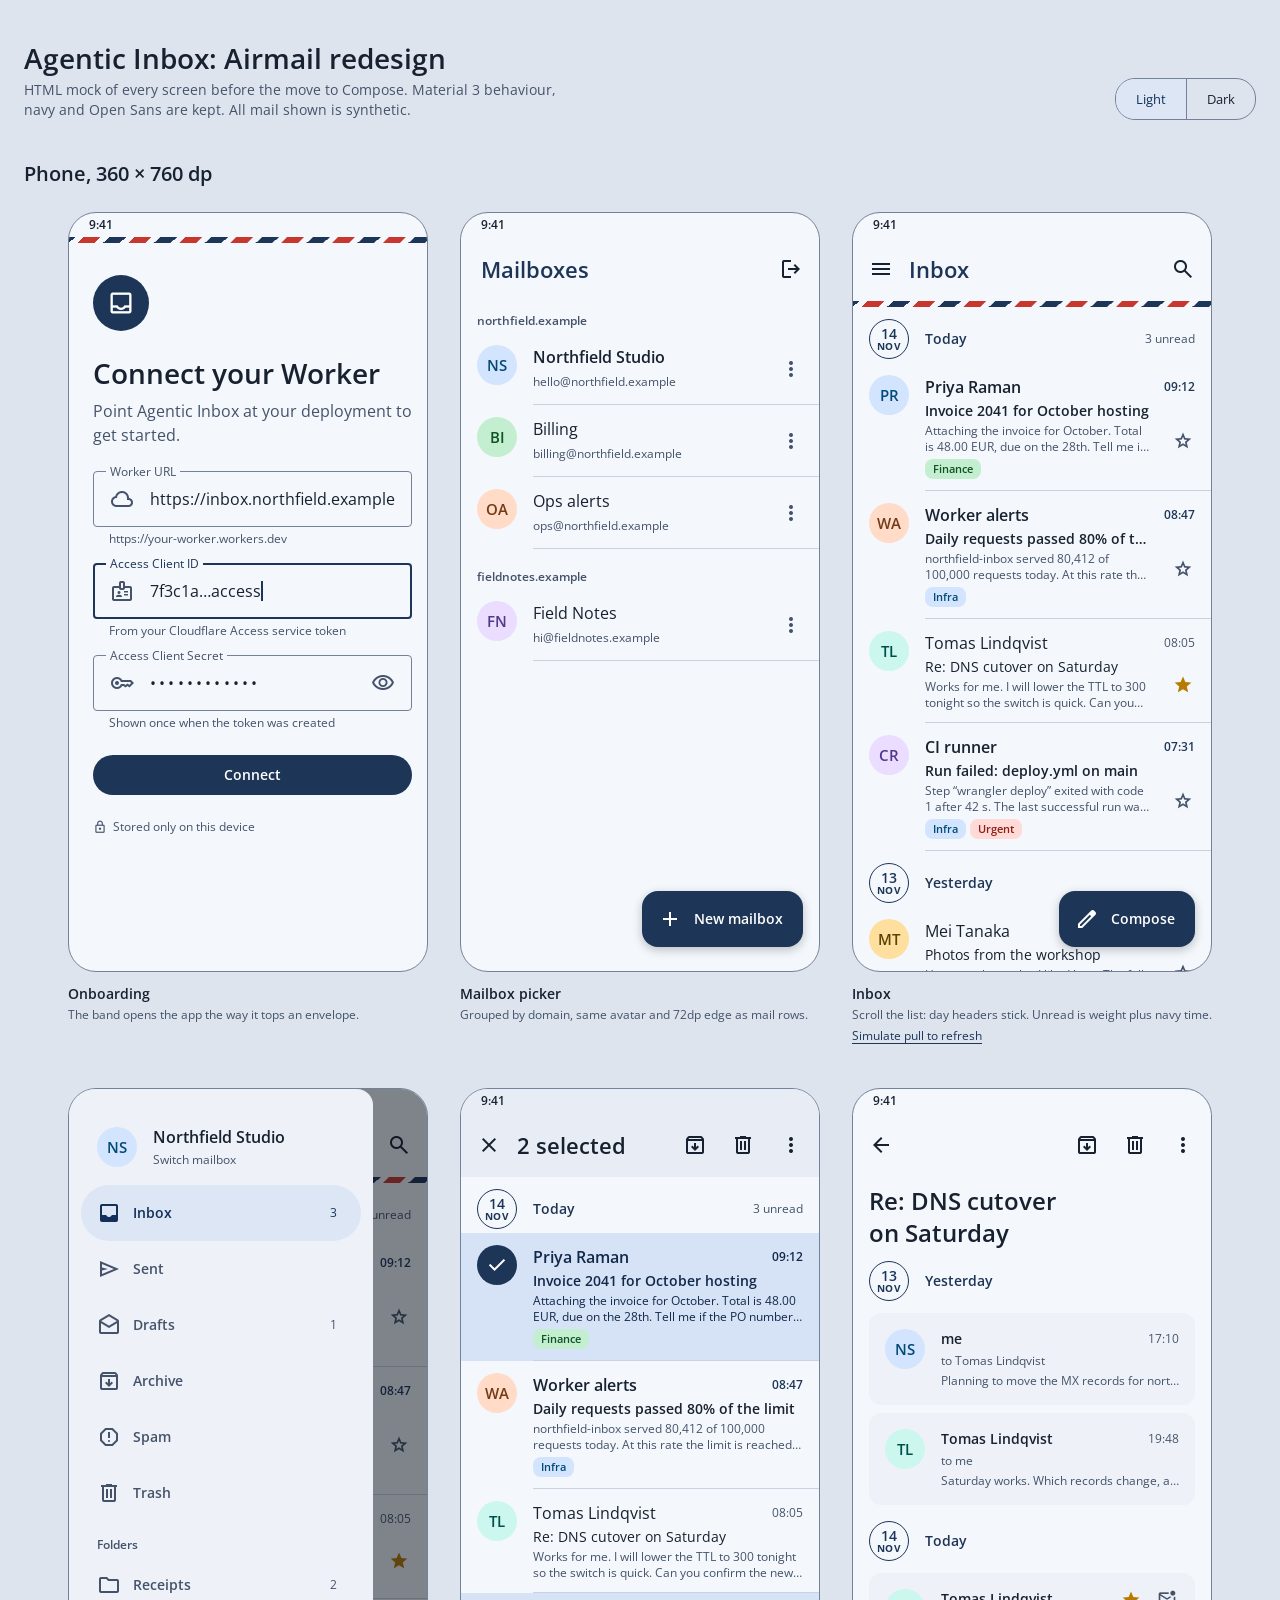
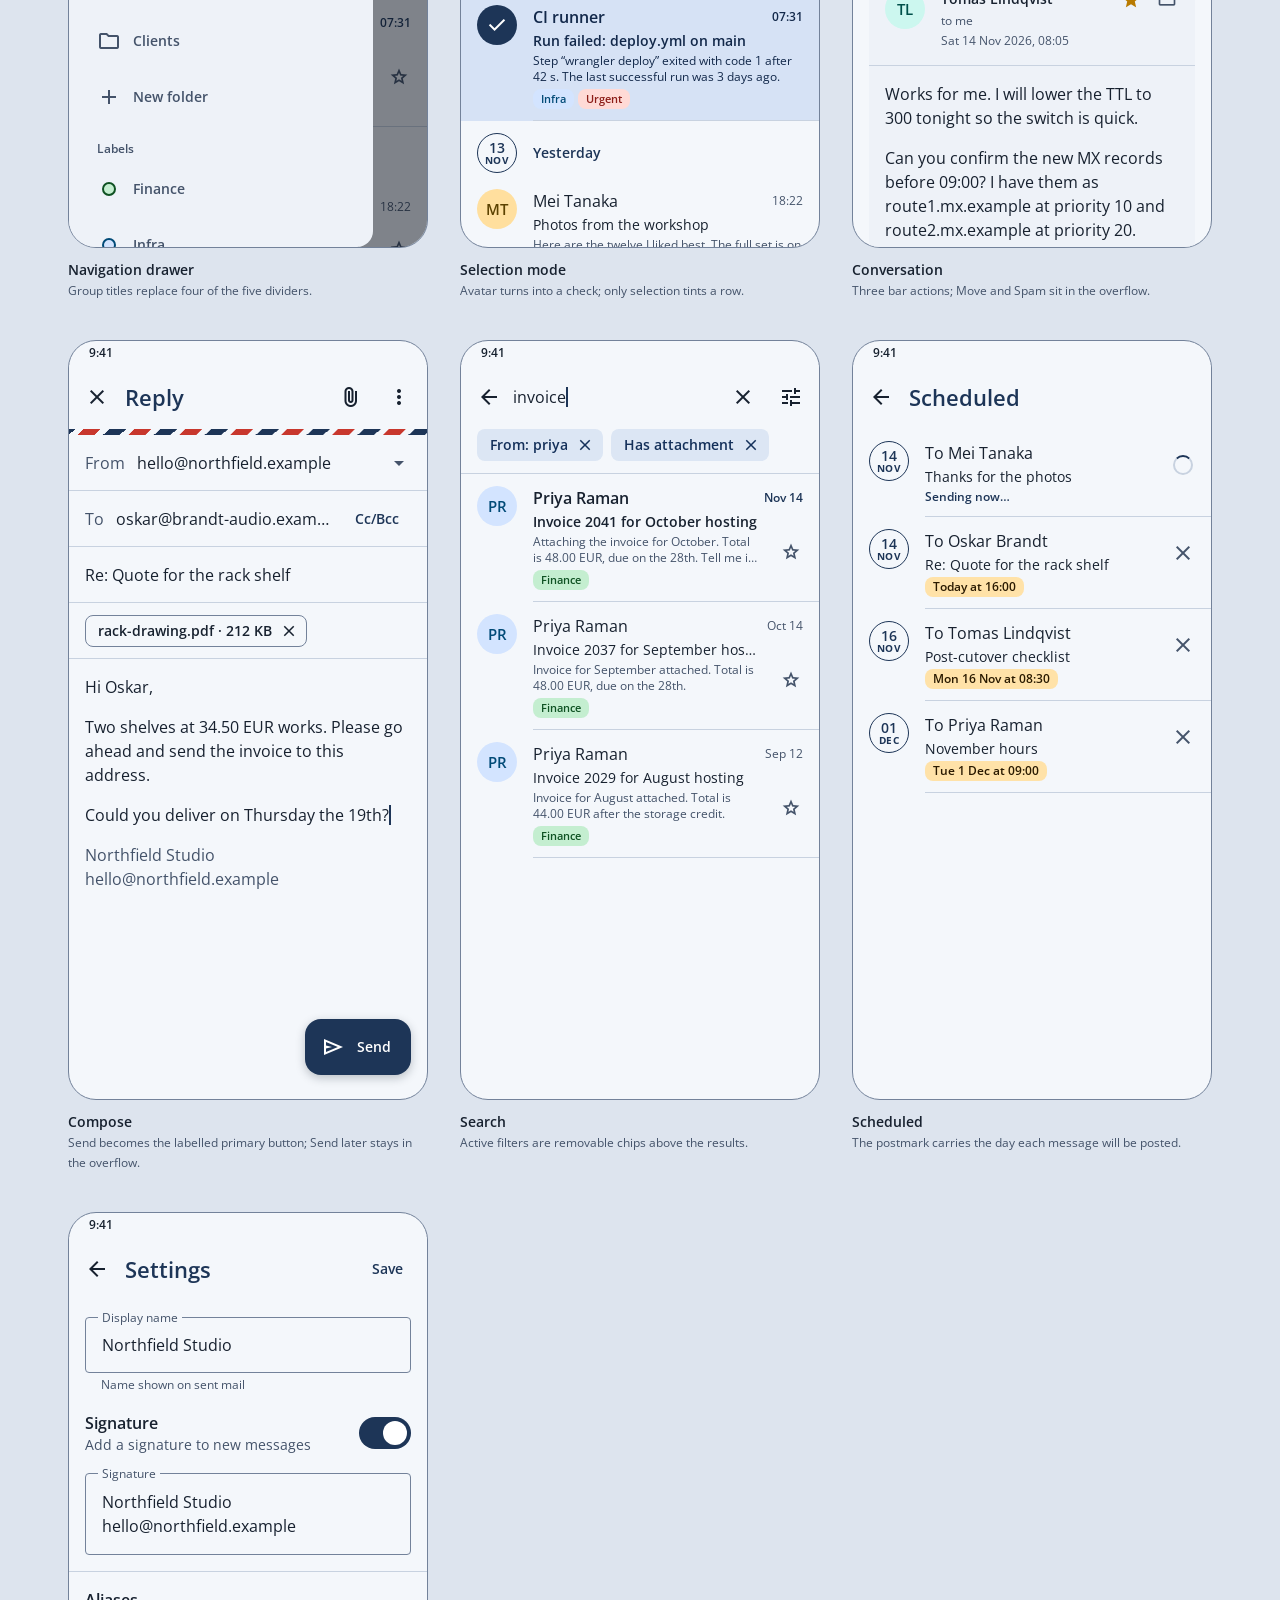
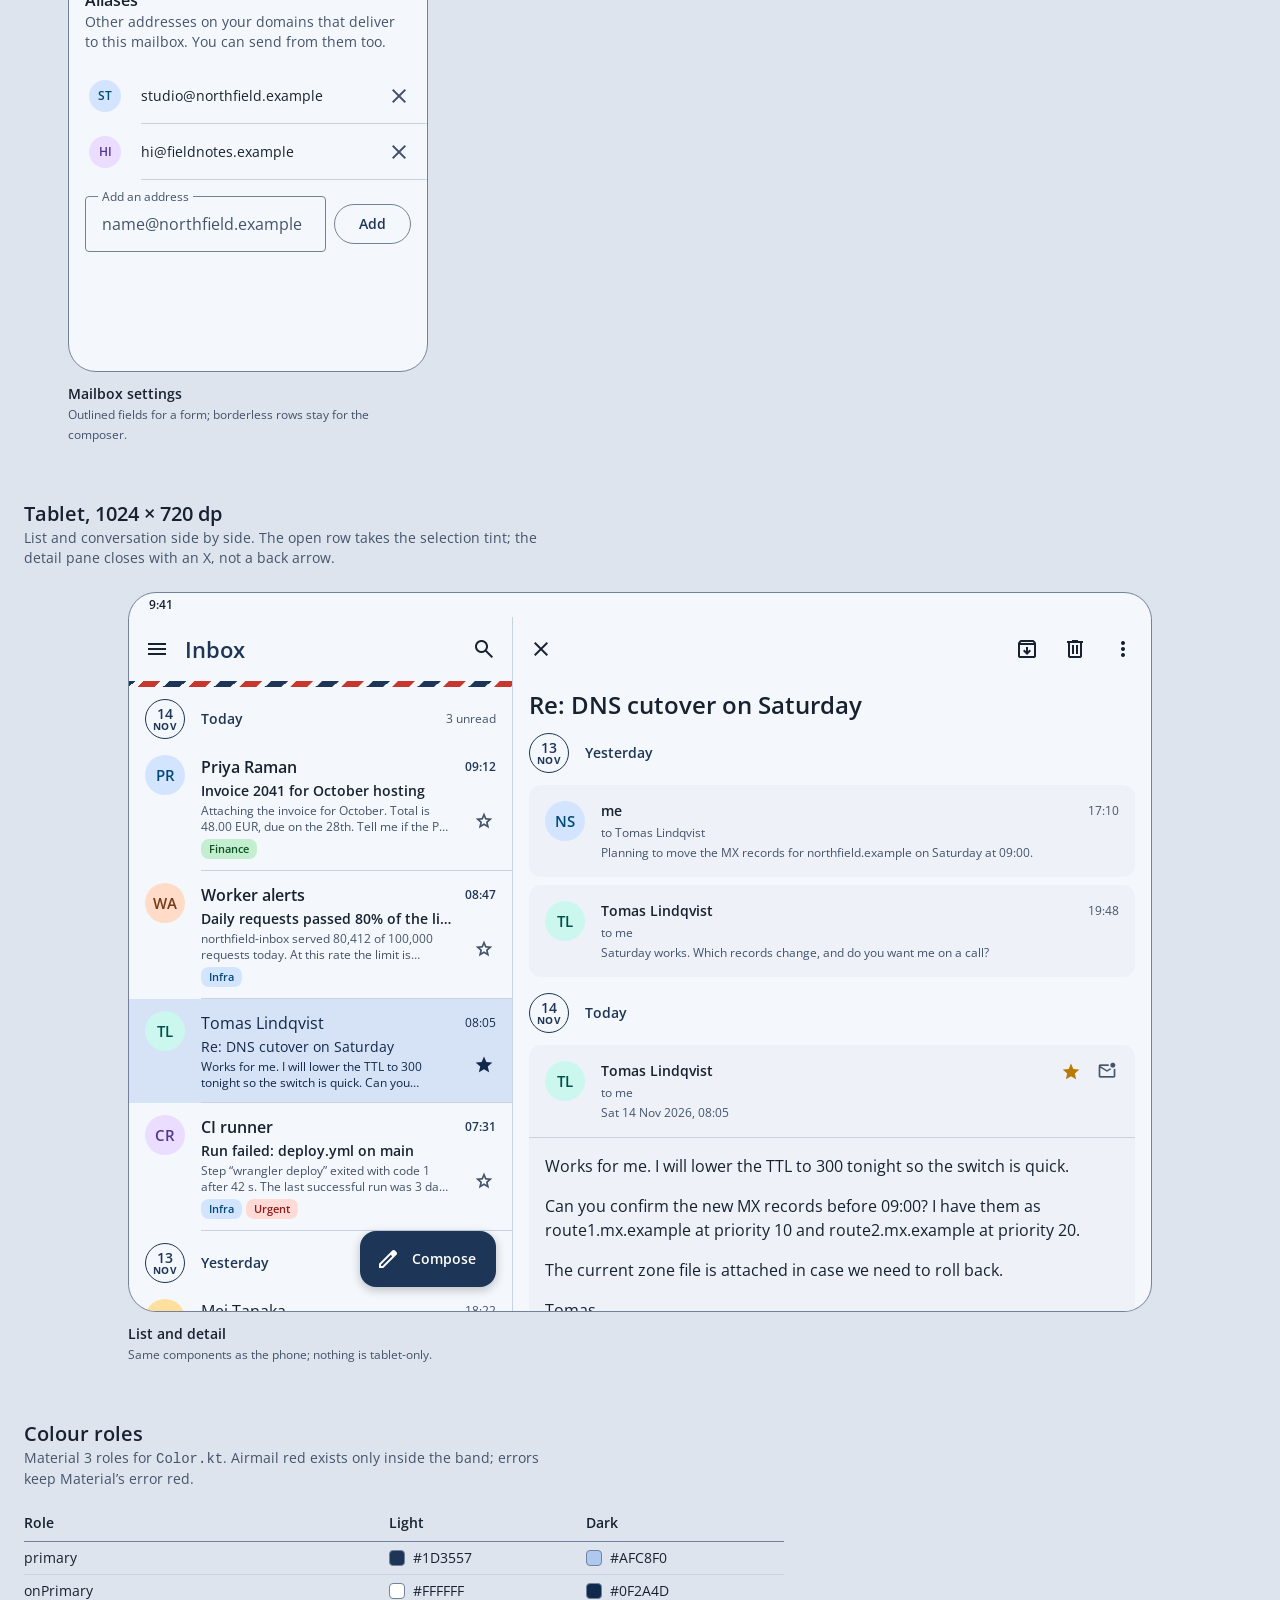
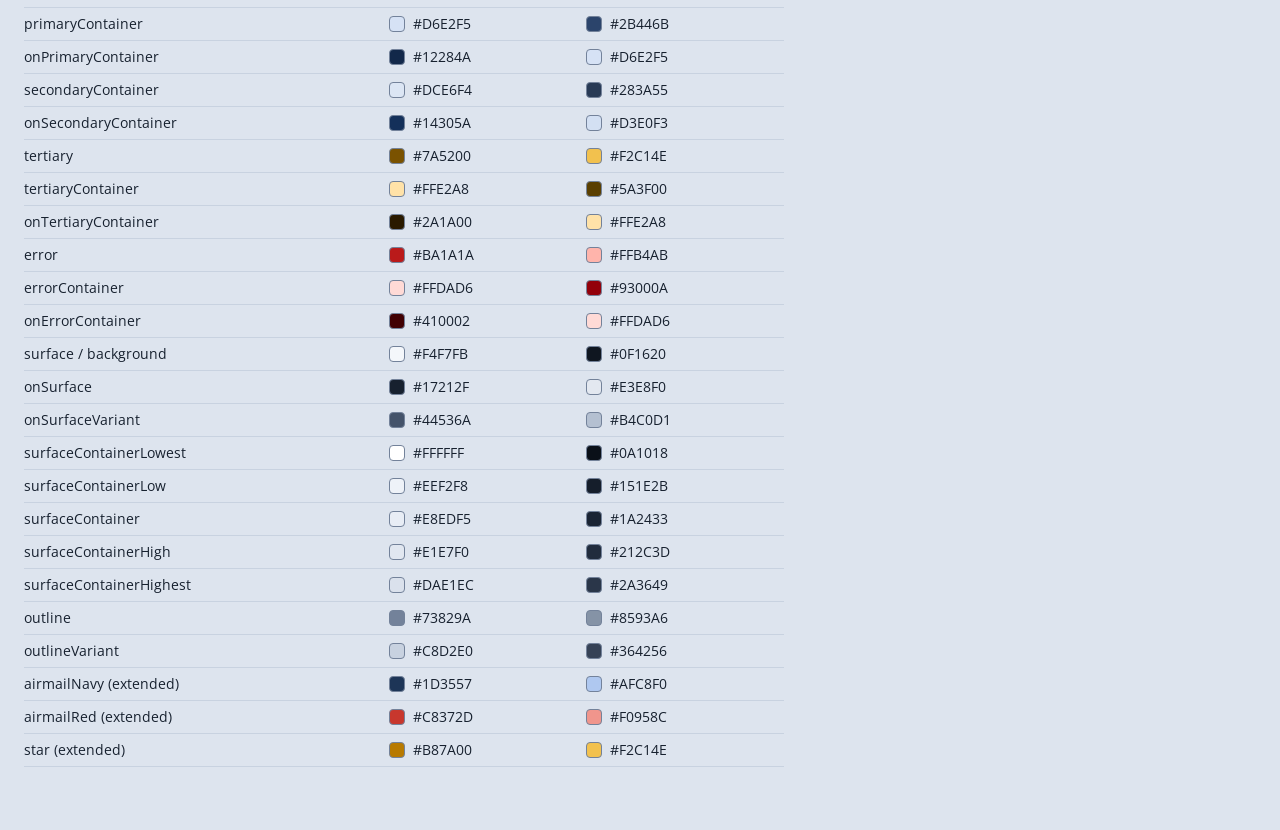
<file: design/airmail-mock.html>
<!doctype html>
<html lang="en" data-theme="light">
<head>
<meta charset="utf-8">
<meta name="viewport" content="width=device-width, initial-scale=1">
<title>Agentic Inbox Mock</title>
<script>
  try { if (matchMedia("(prefers-color-scheme: dark)").matches) document.documentElement.dataset.theme = "dark"; } catch (e) {}
</script>
<link rel="preconnect" href="https://fonts.googleapis.com">
<link rel="preconnect" href="https://fonts.gstatic.com" crossorigin>
<link href="https://fonts.googleapis.com/css2?family=Open+Sans:ital,wght@0,300..800;1,300..800&display=swap" rel="stylesheet">
<link href="https://fonts.googleapis.com/css2?family=Material+Symbols+Outlined:opsz,wght,FILL,GRAD@20..48,100..700,0..1,-50..200&display=block" rel="stylesheet">
<style>
  /* Material 3 colour roles. Light = pale airmail paper; dark = the same roles at night. */
  :root {
    --primary: #1D3557; --on-primary: #FFFFFF;
    --primary-container: #D6E2F5; --on-primary-container: #12284A;
    --secondary-container: #DCE6F4; --on-secondary-container: #14305A;
    --tertiary: #7A5200; --tertiary-container: #FFE2A8; --on-tertiary-container: #2A1A00;
    --error: #BA1A1A; --error-container: #FFDAD6; --on-error-container: #410002;
    --surface: #F4F7FB; --on-surface: #17212F; --on-surface-variant: #44536A;
    --surface-container-lowest: #FFFFFF; --surface-container-low: #EEF2F8; --surface-container: #E8EDF5;
    --surface-container-high: #E1E7F0; --surface-container-highest: #DAE1EC;
    --outline: #73829A; --outline-variant: #C8D2E0;
    --inverse-surface: #2B3544; --inverse-on-surface: #EDF1F7; --inverse-primary: #AFC8F0;
    --scrim: rgba(10, 16, 26, .5);
    /* Extended roles this design adds on top of Material's. */
    --airmail-navy: #1D3557; --airmail-red: #C8372D; --star: #B87A00;
    --page: #DDE4EE; --shadow: rgba(23, 33, 47, .26);
  }
  :root[data-theme="dark"] {
    --primary: #AFC8F0; --on-primary: #0F2A4D;
    --primary-container: #2B446B; --on-primary-container: #D6E2F5;
    --secondary-container: #283A55; --on-secondary-container: #D3E0F3;
    --tertiary: #F2C14E; --tertiary-container: #5A3F00; --on-tertiary-container: #FFE2A8;
    --error: #FFB4AB; --error-container: #93000A; --on-error-container: #FFDAD6;
    --surface: #0F1620; --on-surface: #E3E8F0; --on-surface-variant: #B4C0D1;
    --surface-container-lowest: #0A1018; --surface-container-low: #151E2B; --surface-container: #1A2433;
    --surface-container-high: #212C3D; --surface-container-highest: #2A3649;
    --outline: #8593A6; --outline-variant: #364256;
    --inverse-surface: #E3E8F0; --inverse-on-surface: #2B3544; --inverse-primary: #1D3557;
    --scrim: rgba(0, 0, 0, .6);
    --airmail-navy: #AFC8F0; --airmail-red: #F0958C; --star: #F2C14E;
    --page: #05080D; --shadow: rgba(0, 0, 0, .5);
  }

  * { box-sizing: border-box; }
  html { color-scheme: light dark; }
  body { margin: 0; background: var(--page); color: var(--on-surface); font: 400 14px/20px "Open Sans", system-ui, sans-serif;
         font-variant-numeric: tabular-nums; -webkit-font-smoothing: antialiased; }
  ::selection { background: var(--primary); color: var(--on-primary); }
  :focus-visible { outline: 2px solid var(--primary); outline-offset: 2px; }
  h1, h2, h3, p, figure { margin: 0; }

  /* ---- Page chrome (not part of the app) ---- */
  .page-head { display: flex; flex-wrap: wrap; gap: 16px 32px; align-items: end; justify-content: space-between;
               max-width: 1600px; margin: 0 auto; padding: 40px 24px 8px; }
  .page-head h1 { font-size: 28px; line-height: 36px; font-weight: 600; text-wrap: balance; }
  .page-head p { max-width: 68ch; color: var(--on-surface-variant); margin-top: 4px; }
  .seg { display: inline-flex; border: 1px solid var(--outline); border-radius: 20px; overflow: hidden; }
  .seg button { font: 600 14px/20px inherit; font-family: inherit; height: 40px; padding: 0 20px; border: 0; background: none; color: var(--on-surface); cursor: pointer; }
  .seg button[aria-pressed="true"] { background: var(--secondary-container); color: var(--on-secondary-container); }
  .seg button + button { border-left: 1px solid var(--outline); }
  .sect { max-width: 1600px; margin: 0 auto; padding: 32px 24px 0; }
  .sect h2 { font-size: 20px; line-height: 28px; font-weight: 600; }
  .sect > p { color: var(--on-surface-variant); max-width: 68ch; }
  .gallery { display: grid; grid-template-columns: repeat(auto-fill, minmax(min(360px, 100%), 360px)); gap: 40px 32px;
             justify-content: center; max-width: 1600px; margin: 0 auto; padding: 24px; }
  figcaption { margin-top: 12px; }
  figcaption b { display: block; font-weight: 600; }
  figcaption span { color: var(--on-surface-variant); font-size: 12px; line-height: 16px; }
  .link { font: inherit; font-size: 12px; line-height: 16px; color: var(--primary); background: none; border: 0; padding: 4px 0; cursor: pointer; text-decoration: underline; text-underline-offset: 3px; }
  .wide { overflow-x: auto; padding: 24px; }
  .tokens { width: 100%; max-width: 760px; border-collapse: collapse; margin: 16px 0 64px; }
  .tokens th { text-align: left; font-weight: 600; padding: 8px 12px 8px 0; border-bottom: 1px solid var(--outline); }
  .tokens td { padding: 6px 12px 6px 0; border-bottom: 1px solid var(--outline-variant); white-space: nowrap; }
  .tokens i { display: inline-block; width: 16px; height: 16px; border-radius: 4px; border: 1px solid var(--outline); vertical-align: -3px; margin-right: 8px; }
  @media (max-width: 480px) { .page-head, .sect { padding-left: 16px; padding-right: 16px; } .gallery, .wide { padding: 24px 16px; } }

  /* ---- Device frames ---- */
  .phone, .tablet { background: var(--surface); color: var(--on-surface); border: 1px solid var(--outline); border-radius: 28px;
                    overflow: hidden; position: relative; display: flex; flex-direction: column; }
  .phone { width: min(360px, 100%); height: 760px; }
  .tablet { width: 1024px; height: 720px; margin: 0 auto; }
  .sb { height: 24px; flex: none; padding: 0 20px; font-size: 12px; line-height: 24px; font-weight: 600; }
  .scroll { flex: 1; overflow-y: auto; scrollbar-width: none; min-height: 0; }
  .scroll::-webkit-scrollbar { display: none; }

  /* ---- Icons (Material Symbols, same names as compose material icons) ---- */
  .i { font-family: "Material Symbols Outlined"; font-weight: 400; font-size: 24px; line-height: 1; width: 1em; height: 1em; overflow: hidden;
       display: inline-block; white-space: nowrap; flex: none; font-variation-settings: "FILL" 0, "wght" 400, "GRAD" 0, "opsz" 24; -webkit-font-feature-settings: "liga"; }
  .i.f { font-variation-settings: "FILL" 1, "wght" 400, "GRAD" 0, "opsz" 24; }
  .i.s20 { font-size: 20px; } .i.s18 { font-size: 18px; }
  .ib { width: 48px; height: 48px; display: grid; place-items: center; flex: none; color: var(--on-surface-variant); }

  /* ---- Top app bar + airmail band ---- */
  .bar { height: 64px; flex: none; display: flex; align-items: center; padding: 0 4px; background: var(--surface); }
  .bar .ib { color: var(--on-surface); }
  .bar h3 { flex: 1; min-width: 0; font-size: 22px; line-height: 28px; font-weight: 600; color: var(--primary); padding-left: 4px;
            white-space: nowrap; overflow: hidden; text-overflow: ellipsis; }
  .band { height: 6px; flex: none; background: repeating-linear-gradient(-45deg, var(--airmail-navy) 0 12px, var(--surface) 12px 18px,
          var(--airmail-red) 18px 30px, var(--surface) 30px 36px); background-size: 50.91px 100%; }
  .band.go { animation: post .5s linear infinite; }
  @keyframes post { to { background-position-x: 50.91px; } }
  @media (prefers-reduced-motion: reduce) { .band.go { animation: none; opacity: .5; } }

  /* ---- Day header with postmark ---- */
  .dh { display: flex; align-items: center; gap: 16px; padding: 12px 16px 4px; position: sticky; top: 0; z-index: 1; background: var(--surface); }
  .pm { width: 40px; height: 40px; flex: none; border-radius: 50%; border: 1.5px solid var(--primary); color: var(--primary);
        display: grid; place-content: center; text-align: center; font-size: 14px; line-height: 14px; font-weight: 600; }
  .pm small { display: block; font-size: 10px; line-height: 11px; font-weight: 700; letter-spacing: .04em; }
  .dh b { font-size: 14px; line-height: 20px; font-weight: 600; color: var(--primary); }
  .dh .ct { margin-left: auto; font-size: 12px; line-height: 16px; color: var(--on-surface-variant); }

  /* ---- List rows on the 72dp grid ---- */
  .row { display: flex; gap: 16px; padding: 12px 16px; position: relative; }
  .row::after { content: ""; position: absolute; left: 72px; right: 0; bottom: 0; height: 1px; background: var(--outline-variant); }
  .av { width: 40px; height: 40px; flex: none; border-radius: 50%; display: grid; place-items: center; font-size: 15px; line-height: 20px; font-weight: 600; }
  .av.sm { width: 32px; height: 32px; font-size: 12px; }
  .blue { background: #D3E4FF; color: #004A77; } .green { background: #C4EED0; color: #0F5223; } .amber { background: #FFDF9E; color: #5C4200; }
  .purple { background: #EADDFF; color: #4F378B; } .teal { background: #CCF7EF; color: #00504A; } .orange { background: #FFDBC8; color: #723B16; }
  .red { background: #FFDAD6; color: #8C1D18; } .slate { background: #DDE1E6; color: #2F3640; }
  .av.ck { background: var(--primary); color: var(--on-primary); }
  .c { flex: 1; min-width: 0; display: grid; gap: 2px; }
  .r1 { display: flex; gap: 8px; align-items: center; }
  .sd { flex: 1; min-width: 0; font-size: 16px; line-height: 24px; white-space: nowrap; overflow: hidden; text-overflow: ellipsis; }
  .tm { font-size: 12px; line-height: 16px; color: var(--on-surface-variant); flex: none; }
  .r2 { display: flex; gap: 8px; align-items: center; }
  .tx { flex: 1; min-width: 0; display: grid; gap: 2px; }
  .sj { font-size: 14px; line-height: 20px; white-space: nowrap; overflow: hidden; text-overflow: ellipsis; }
  .sn { font-size: 12px; line-height: 16px; color: var(--on-surface-variant); display: -webkit-box; -webkit-line-clamp: 2; -webkit-box-orient: vertical; overflow: hidden; }
  .chips { display: flex; gap: 4px; margin-top: 2px; }
  .chip { font-size: 11px; line-height: 16px; font-weight: 600; padding: 2px 8px; border-radius: 8px; }
  .row .ib { margin: 0 -12px 0 0; }
  .row .ib.on, .ib.on { color: var(--star); }
  .row.u .sd, .row.u .sj { font-weight: 600; }
  .row.u .tm { color: var(--primary); font-weight: 600; }
  .row.sel { background: var(--primary-container); color: var(--on-primary-container); }
  .row.sel .sn, .row.sel .tm, .row.sel .ib { color: var(--on-primary-container); }

  /* ---- Buttons, FAB, fields ---- */
  .fab { position: absolute; right: 16px; bottom: 24px; height: 56px; padding: 0 20px 0 16px; border-radius: 16px; background: var(--primary); color: var(--on-primary);
         display: flex; align-items: center; gap: 12px; font-size: 14px; line-height: 20px; font-weight: 600; box-shadow: 0 3px 10px var(--shadow); z-index: 2; }
  .btn { height: 40px; border-radius: 20px; padding: 0 24px; background: var(--primary); color: var(--on-primary); font-size: 14px; line-height: 20px; font-weight: 600;
         display: inline-flex; align-items: center; justify-content: center; gap: 8px; }
  .btn.t { background: none; color: var(--primary); padding: 0 12px; }
  .btn.o { background: none; color: var(--primary); border: 1px solid var(--outline); }
  .tf { position: relative; border: 1px solid var(--outline); border-radius: 4px; min-height: 56px; display: flex; align-items: center; gap: 16px; padding: 0 16px;
        font-size: 16px; line-height: 24px; }
  .tf label { position: absolute; top: -8px; left: 12px; padding: 0 4px; background: var(--surface); font-size: 12px; line-height: 16px; color: var(--on-surface-variant); }
  .tf .i { color: var(--on-surface-variant); }
  .tf.focus { border: 2px solid var(--primary); padding: 0 15px; } .tf.focus label { color: var(--primary); left: 11px; top: -9px; }
  .sup { font-size: 12px; line-height: 16px; color: var(--on-surface-variant); padding: 4px 16px 0; }
  .muted { color: var(--on-surface-variant); }

  /* ---- Drawer ---- */
  .scrim { position: absolute; inset: 0; background: var(--scrim); z-index: 3; }
  .drawer { position: absolute; inset: 0 auto 0 0; width: 304px; background: var(--surface-container-low); border-radius: 0 16px 16px 0; z-index: 4; overflow-y: auto; scrollbar-width: none; padding: 24px 0 12px; }
  .dhead { display: flex; gap: 16px; align-items: center; padding: 12px 28px 16px; }
  .dhead b { display: block; font-size: 16px; line-height: 24px; font-weight: 600; }
  .dhead div span { font-size: 12px; line-height: 16px; color: var(--on-surface-variant); }
  .di { height: 56px; margin: 0 12px; padding: 0 24px 0 16px; border-radius: 28px; display: flex; align-items: center; gap: 12px; font-size: 14px; line-height: 20px; font-weight: 600; color: var(--on-surface-variant); }
  .di em { margin-left: auto; font-style: normal; font-size: 12px; font-weight: 400; }
  .di.on { background: var(--secondary-container); color: var(--on-secondary-container); }
  .di .dot { width: 14px; height: 14px; border-radius: 50%; margin: 0 5px; flex: none; border: 2px solid currentColor; }
  .dl { padding: 16px 28px 4px; font-size: 12px; line-height: 16px; font-weight: 600; color: var(--on-surface-variant); }
  .hr { height: 1px; background: var(--outline-variant); margin: 8px 28px; }

  /* ---- Thread ---- */
  .subj { padding: 8px 16px 4px; font-size: 24px; line-height: 32px; font-weight: 600; text-wrap: balance; }
  .card { margin: 8px 16px; border-radius: 12px; background: var(--surface-container-low); overflow: hidden; }
  .ch { display: flex; gap: 16px; padding: 16px; }
  .ch .c { gap: 4px; }
  .ch .nm { flex: 1; min-width: 0; font-size: 14px; line-height: 20px; font-weight: 600; white-space: nowrap; overflow: hidden; text-overflow: ellipsis; }
  .ch .r1 .ib { margin: -14px -12px -14px -8px; }
  .ch .to, .ch .pv { font-size: 12px; line-height: 16px; color: var(--on-surface-variant); white-space: nowrap; overflow: hidden; text-overflow: ellipsis; }
  .rule { height: 1px; background: var(--outline-variant); }
  .body { padding: 16px; font-size: 16px; line-height: 24px; display: grid; gap: 16px; }
  .body a { color: var(--primary); text-underline-offset: 3px; }
  .atts { display: flex; gap: 8px; padding: 0 16px 16px; overflow: hidden; }
  .att { display: flex; gap: 8px; align-items: center; padding: 8px 12px; border-radius: 8px; background: var(--surface-container-high); flex: none; }
  .att b { display: block; font-size: 14px; line-height: 20px; font-weight: 600; } .att span { font-size: 11px; line-height: 16px; color: var(--on-surface-variant); }
  .acts { display: flex; gap: 4px; padding: 4px 8px; }
  .acts .btn { gap: 6px; }

  /* ---- Compose ---- */
  .fr { display: flex; align-items: center; gap: 12px; min-height: 56px; padding: 0 16px; font-size: 16px; line-height: 24px; border-bottom: 1px solid var(--outline-variant); }
  .fr > span:first-child { color: var(--on-surface-variant); }
  .fr .v { flex: 1; min-width: 0; white-space: nowrap; overflow: hidden; text-overflow: ellipsis; }
  .ichip { display: inline-flex; align-items: center; gap: 8px; height: 32px; padding: 0 8px 0 12px; border-radius: 8px; border: 1px solid var(--outline); font-size: 14px; line-height: 20px; font-weight: 600; color: var(--on-surface-variant); white-space: nowrap; }
  .ichip.fl { background: var(--secondary-container); color: var(--on-secondary-container); border-color: transparent; }
  .caret { display: inline-block; width: 2px; height: 20px; background: var(--primary); vertical-align: -4px; }

  /* ---- Misc ---- */
  .sw { width: 52px; height: 32px; border-radius: 16px; background: var(--primary); position: relative; flex: none; }
  .sw::after { content: ""; position: absolute; right: 4px; top: 4px; width: 24px; height: 24px; border-radius: 50%; background: var(--on-primary); }
  .pad { padding: 16px; display: grid; gap: 16px; }
  .h { font-size: 16px; line-height: 24px; font-weight: 600; }
  .status { font-size: 12px; line-height: 16px; font-weight: 600; color: var(--on-tertiary-container); background: var(--tertiary-container); padding: 2px 8px; border-radius: 8px; justify-self: start; }
  .spin { width: 20px; height: 20px; border-radius: 50%; border: 2px solid var(--outline-variant); border-top-color: var(--primary); animation: spin .9s linear infinite; }
  @keyframes spin { to { transform: rotate(360deg); } }
  @media (prefers-reduced-motion: reduce) { .spin { animation: none; } }
  .panes { flex: 1; display: flex; min-height: 0; }
  .panes > div { display: flex; flex-direction: column; min-width: 0; position: relative; }
  .panes > div:first-child { width: 384px; flex: none; border-right: 1px solid var(--outline-variant); }
  .panes > div:last-child { flex: 1; }
</style>
</head>
<body>

<header class="page-head">
  <div>
    <h1>Agentic Inbox: Airmail redesign</h1>
    <p>HTML mock of every screen before the move to Compose. Material 3 behaviour, navy and Open Sans are kept. All mail shown is synthetic.</p>
  </div>
  <div class="seg" role="group" aria-label="Theme">
    <button type="button" data-set="light">Light</button><button type="button" data-set="dark">Dark</button>
  </div>
</header>

<section class="sect"><h2>Phone, 360 × 760 dp</h2></section>
<div class="gallery">

  <figure>
    <div class="phone">
      <div class="sb">9:41</div>
      <div class="band"></div>
      <div class="scroll" style="padding: 32px 24px; display: grid; gap: 24px; align-content: start;">
        <span class="av ck" style="width: 56px; height: 56px;"><span class="i" style="font-size: 28px;">inbox</span></span>
        <div>
          <p style="font-size: 28px; line-height: 36px; font-weight: 600;">Connect your Worker</p>
          <p class="muted" style="font-size: 16px; line-height: 24px; margin-top: 8px;">Point Agentic Inbox at your deployment to get started.</p>
        </div>
        <div style="display: grid; gap: 16px;">
          <div><div class="tf"><label>Worker URL</label><span class="i">cloud</span>https://inbox.northfield.example</div><p class="sup">https://your-worker.workers.dev</p></div>
          <div><div class="tf focus"><label>Access Client ID</label><span class="i">badge</span><span>7f3c1a…access<span class="caret"></span></span></div><p class="sup">From your Cloudflare Access service token</p></div>
          <div><div class="tf"><label>Access Client Secret</label><span class="i">key</span><span style="flex: 1; letter-spacing: .2em;">••••••••••••</span><span class="i">visibility</span></div><p class="sup">Shown once when the token was created</p></div>
          <div class="btn" style="margin-top: 8px;">Connect</div>
        </div>
        <p class="muted" style="display: flex; gap: 6px; align-items: center; font-size: 12px; line-height: 16px;"><span class="i" style="font-size: 14px;">lock</span>Stored only on this device</p>
      </div>
    </div>
    <figcaption><b>Onboarding</b><span>The band opens the app the way it tops an envelope.</span></figcaption>
  </figure>

  <figure>
    <div class="phone">
      <div class="sb">9:41</div>
      <div class="bar"><h3 style="padding-left: 16px;">Mailboxes</h3><span class="ib"><span class="i">logout</span></span></div>
      <div class="scroll">
        <div class="dl" style="padding: 12px 16px 4px;">northfield.example</div>
        <div class="row"><span class="av blue">NS</span><div class="c"><span class="sd" style="font-weight: 600;">Northfield Studio</span><span class="sn">hello@northfield.example</span></div><span class="ib"><span class="i">more_vert</span></span></div>
        <div class="row"><span class="av green">BI</span><div class="c"><span class="sd">Billing</span><span class="sn">billing@northfield.example</span></div><span class="ib"><span class="i">more_vert</span></span></div>
        <div class="row"><span class="av orange">OA</span><div class="c"><span class="sd">Ops alerts</span><span class="sn">ops@northfield.example</span></div><span class="ib"><span class="i">more_vert</span></span></div>
        <div class="dl" style="padding: 20px 16px 4px;">fieldnotes.example</div>
        <div class="row"><span class="av purple">FN</span><div class="c"><span class="sd">Field Notes</span><span class="sn">hi@fieldnotes.example</span></div><span class="ib"><span class="i">more_vert</span></span></div>
      </div>
      <div class="fab"><span class="i">add</span>New mailbox</div>
    </div>
    <figcaption><b>Mailbox picker</b><span>Grouped by domain, same avatar and 72dp edge as mail rows.</span></figcaption>
  </figure>

  <figure>
    <div class="phone" id="inbox">
      <div class="sb">9:41</div>
      <div class="bar"><span class="ib"><span class="i">menu</span></span><h3>Inbox</h3><span class="ib"><span class="i">search</span></span></div>
      <div class="band"></div>
      <div class="scroll" tabindex="0" aria-label="Inbox list, scrollable" data-list="inbox"></div>
      <div class="fab"><span class="i">edit</span>Compose</div>
    </div>
    <figcaption><b>Inbox</b><span>Scroll the list: day headers stick. Unread is weight plus navy time.</span><br><button class="link" type="button" id="refresh">Simulate pull to refresh</button></figcaption>
  </figure>

  <figure>
    <div class="phone">
      <div class="sb">9:41</div>
      <div class="bar"><span class="ib"><span class="i">menu</span></span><h3>Inbox</h3><span class="ib"><span class="i">search</span></span></div>
      <div class="band"></div>
      <div class="scroll" data-list="inbox"></div>
      <div class="scrim"></div>
      <div class="drawer">
        <div class="dhead"><span class="av blue">NS</span><div><b>Northfield Studio</b><span>Switch mailbox</span></div></div>
        <div class="di on"><span class="i f">inbox</span>Inbox<em>3</em></div>
        <div class="di"><span class="i">send</span>Sent</div>
        <div class="di"><span class="i">drafts</span>Drafts<em>1</em></div>
        <div class="di"><span class="i">archive</span>Archive</div>
        <div class="di"><span class="i">report</span>Spam</div>
        <div class="di"><span class="i">delete</span>Trash</div>
        <div class="dl">Folders</div>
        <div class="di"><span class="i">folder</span>Receipts<em>2</em></div>
        <div class="di"><span class="i">folder</span>Clients</div>
        <div class="di"><span class="i">add</span>New folder</div>
        <div class="dl">Labels</div>
        <div class="di"><span class="dot green"></span>Finance</div>
        <div class="di"><span class="dot blue"></span>Infra</div>
        <div class="di"><span class="dot red"></span>Urgent</div>
        <div class="di"><span class="i">add</span>New label</div>
        <div class="hr"></div>
        <div class="di"><span class="i">schedule</span>Scheduled</div>
        <div class="di"><span class="i">settings</span>Settings</div>
      </div>
    </div>
    <figcaption><b>Navigation drawer</b><span>Group titles replace four of the five dividers.</span></figcaption>
  </figure>

  <figure>
    <div class="phone">
      <div class="sb" style="background: var(--surface-container);">9:41</div>
      <div class="bar" style="background: var(--surface-container);"><span class="ib"><span class="i">close</span></span><h3 style="color: var(--on-surface);">2 selected</h3>
        <span class="ib"><span class="i">archive</span></span><span class="ib"><span class="i">delete</span></span><span class="ib"><span class="i">more_vert</span></span></div>
      <div class="scroll" data-list="select"></div>
    </div>
    <figcaption><b>Selection mode</b><span>Avatar turns into a check; only selection tints a row.</span></figcaption>
  </figure>

  <figure>
    <div class="phone">
      <div class="sb">9:41</div>
      <div class="bar"><span class="ib"><span class="i">arrow_back</span></span><h3></h3>
        <span class="ib"><span class="i">archive</span></span><span class="ib"><span class="i">delete</span></span><span class="ib"><span class="i">more_vert</span></span></div>
      <div class="scroll" data-thread></div>
    </div>
    <figcaption><b>Conversation</b><span>Three bar actions; Move and Spam sit in the overflow.</span></figcaption>
  </figure>

  <figure>
    <div class="phone">
      <div class="sb">9:41</div>
      <div class="bar"><span class="ib"><span class="i">close</span></span><h3>Reply</h3><span class="ib"><span class="i">attach_file</span></span><span class="ib"><span class="i">more_vert</span></span></div>
      <div class="band"></div>
      <div class="scroll">
        <div class="fr"><span>From</span><span class="v">hello@northfield.example</span><span class="i muted">arrow_drop_down</span></div>
        <div class="fr"><span>To</span><span class="v">oskar@brandt-audio.example</span><span class="btn t">Cc/Bcc</span></div>
        <div class="fr"><span class="v" style="color: var(--on-surface);">Re: Quote for the rack shelf</span></div>
        <div class="fr" style="gap: 8px;"><span class="ichip" style="color: var(--on-surface);">rack-drawing.pdf · 212 KB<span class="i s18">close</span></span></div>
        <div class="body">
          <p>Hi Oskar,</p>
          <p>Two shelves at 34.50 EUR works. Please go ahead and send the invoice to this address.</p>
          <p>Could you deliver on Thursday the 19th?<span class="caret"></span></p>
          <p class="muted">Northfield Studio<br>hello@northfield.example</p>
        </div>
      </div>
      <div class="fab"><span class="i">send</span>Send</div>
    </div>
    <figcaption><b>Compose</b><span>Send becomes the labelled primary button; Send later stays in the overflow.</span></figcaption>
  </figure>

  <figure>
    <div class="phone">
      <div class="sb">9:41</div>
      <div class="bar"><span class="ib"><span class="i">arrow_back</span></span>
        <span style="flex: 1; font-size: 16px; line-height: 24px;">invoice<span class="caret"></span></span>
        <span class="ib"><span class="i">close</span></span><span class="ib"><span class="i">tune</span></span></div>
      <div style="display: flex; gap: 8px; padding: 0 16px 12px; flex: none;">
        <span class="ichip fl">From: priya<span class="i s18">close</span></span><span class="ichip fl">Has attachment<span class="i s18">close</span></span>
      </div>
      <div class="rule"></div>
      <div class="scroll" data-list="search"></div>
    </div>
    <figcaption><b>Search</b><span>Active filters are removable chips above the results.</span></figcaption>
  </figure>

  <figure>
    <div class="phone">
      <div class="sb">9:41</div>
      <div class="bar"><span class="ib"><span class="i">arrow_back</span></span><h3>Scheduled</h3></div>
      <div class="scroll">
        <div class="row"><span class="pm">14<small>NOV</small></span><div class="c"><span class="sd">To Mei Tanaka</span><span class="sj">Thanks for the photos</span><span class="sn" style="color: var(--primary); font-weight: 600;">Sending now…</span></div><span class="ib"><span class="spin"></span></span></div>
        <div class="row"><span class="pm">14<small>NOV</small></span><div class="c"><span class="sd">To Oskar Brandt</span><span class="sj">Re: Quote for the rack shelf</span><span class="status">Today at 16:00</span></div><span class="ib"><span class="i">close</span></span></div>
        <div class="row"><span class="pm">16<small>NOV</small></span><div class="c"><span class="sd">To Tomas Lindqvist</span><span class="sj">Post-cutover checklist</span><span class="status">Mon 16 Nov at 08:30</span></div><span class="ib"><span class="i">close</span></span></div>
        <div class="row"><span class="pm">01<small>DEC</small></span><div class="c"><span class="sd">To Priya Raman</span><span class="sj">November hours</span><span class="status">Tue 1 Dec at 09:00</span></div><span class="ib"><span class="i">close</span></span></div>
      </div>
    </div>
    <figcaption><b>Scheduled</b><span>The postmark carries the day each message will be posted.</span></figcaption>
  </figure>

  <figure>
    <div class="phone">
      <div class="sb">9:41</div>
      <div class="bar"><span class="ib"><span class="i">arrow_back</span></span><h3>Settings</h3><span class="btn t" style="margin-right: 8px;">Save</span></div>
      <div class="scroll">
        <div class="pad">
          <div><div class="tf"><label>Display name</label>Northfield Studio</div><p class="sup">Name shown on sent mail</p></div>
          <div style="display: flex; align-items: center; gap: 16px; min-height: 48px;"><div style="flex: 1;"><p class="h">Signature</p><p class="muted">Add a signature to new messages</p></div><span class="sw"></span></div>
          <div class="tf" style="align-items: start; padding-top: 16px; padding-bottom: 16px;"><label>Signature</label><span>Northfield Studio<br>hello@northfield.example</span></div>
        </div>
        <div class="rule"></div>
        <div class="pad">
          <div><p class="h">Aliases</p><p class="muted">Other addresses on your domains that deliver to this mailbox. You can send from them too.</p></div>
        </div>
        <div class="row" style="padding-top: 4px; padding-bottom: 4px;"><span class="av sm blue" style="margin: 8px 4px;">ST</span><div class="c" style="align-content: center;"><span class="sj">studio@northfield.example</span></div><span class="ib"><span class="i">close</span></span></div>
        <div class="row" style="padding-top: 4px; padding-bottom: 4px;"><span class="av sm purple" style="margin: 8px 4px;">HI</span><div class="c" style="align-content: center;"><span class="sj">hi@fieldnotes.example</span></div><span class="ib"><span class="i">close</span></span></div>
        <div class="pad" style="grid-template-columns: 1fr auto; align-items: center; gap: 8px;">
          <div class="tf"><label>Add an address</label><span class="muted">name@northfield.example</span></div><span class="btn o">Add</span>
        </div>
      </div>
    </div>
    <figcaption><b>Mailbox settings</b><span>Outlined fields for a form; borderless rows stay for the composer.</span></figcaption>
  </figure>

</div>

<section class="sect"><h2>Tablet, 1024 × 720 dp</h2><p>List and conversation side by side. The open row takes the selection tint; the detail pane closes with an X, not a back arrow.</p></section>
<div class="wide">
  <figure style="width: 1024px; margin: 0 auto;">
    <div class="tablet">
      <div class="sb">9:41</div>
      <div class="panes">
        <div>
          <div class="bar"><span class="ib"><span class="i">menu</span></span><h3>Inbox</h3><span class="ib"><span class="i">search</span></span></div>
          <div class="band"></div>
          <div class="scroll" data-list="tablet"></div>
          <div class="fab"><span class="i">edit</span>Compose</div>
        </div>
        <div>
          <div class="bar"><span class="ib"><span class="i">close</span></span><h3></h3>
            <span class="ib"><span class="i">archive</span></span><span class="ib"><span class="i">delete</span></span><span class="ib"><span class="i">more_vert</span></span></div>
          <div class="scroll" data-thread></div>
        </div>
      </div>
    </div>
    <figcaption><b>List and detail</b><span>Same components as the phone; nothing is tablet-only.</span></figcaption>
  </figure>
</div>

<section class="sect">
  <h2>Colour roles</h2>
  <p>Material 3 roles for <code>Color.kt</code>. Airmail red exists only inside the band; errors keep Material’s error red.</p>
  <div style="overflow-x: auto;">
  <table class="tokens">
    <thead><tr><th>Role</th><th>Light</th><th>Dark</th></tr></thead>
    <tbody id="tokens"></tbody>
  </table>
  </div>
</section>

<script>
(() => {
  const mails = [
    { id: 1, n: "Priya Raman", a: "blue", t: "09:12", d: "Nov 14", s: "Invoice 2041 for October hosting", p: "Attaching the invoice for October. Total is 48.00 EUR, due on the 28th. Tell me if the PO number needs to change.", u: 1, l: [["Finance", "green"]] },
    { id: 2, n: "Worker alerts", a: "orange", t: "08:47", s: "Daily requests passed 80% of the limit", p: "northfield-inbox served 80,412 of 100,000 requests today. At this rate the limit is reached around 21:30 UTC.", u: 1, l: [["Infra", "blue"]] },
    { id: 3, n: "Tomas Lindqvist", a: "teal", t: "08:05", s: "Re: DNS cutover on Saturday", p: "Works for me. I will lower the TTL to 300 tonight so the switch is quick. Can you confirm the new MX records?", star: 1 },
    { id: 4, n: "CI runner", a: "purple", t: "07:31", s: "Run failed: deploy.yml on main", p: "Step “wrangler deploy” exited with code 1 after 42 s. The last successful run was 3 days ago.", u: 1, l: [["Infra", "blue"], ["Urgent", "red"]] },
    { id: 5, n: "Mei Tanaka", a: "amber", t: "18:22", s: "Photos from the workshop", p: "Here are the twelve I liked best. The full set is on the shared drive if you want the rest." },
    { id: 6, n: "Certificate bot", a: "green", t: "14:03", s: "Certificate renewed for northfield.example", p: "The new certificate is valid until 11 February 2027. No action is needed." },
    { id: 7, n: "Oskar Brandt", a: "red", t: "11:40", s: "Quote for the rack shelf", p: "Two shelves at 34.50 EUR each, delivery in about a week. I can hold the price until Friday.", star: 1 },
    { id: 8, n: "Hanna Weiss", a: "slate", t: "16:45", s: "Lunch on Thursday?", p: "There is a new place by the station that does a good set menu. Twelve thirty?" },
    { id: 9, n: "Priya Raman", a: "blue", d: "Oct 14", s: "Invoice 2037 for September hosting", p: "Invoice for September attached. Total is 48.00 EUR, due on the 28th.", l: [["Finance", "green"]] },
    { id: 10, n: "Priya Raman", a: "blue", d: "Sep 12", s: "Invoice 2029 for August hosting", p: "Invoice for August attached. Total is 44.00 EUR after the storage credit.", l: [["Finance", "green"]] },
  ];
  const days = [
    { dd: "14", mm: "NOV", name: "Today", ids: [1, 2, 3, 4] },
    { dd: "13", mm: "NOV", name: "Yesterday", ids: [5, 6, 7] },
    { dd: "12", mm: "NOV", name: "Thursday", ids: [8] },
  ];
  const by = id => mails.find(m => m.id === id);
  const ini = n => n.split(" ").map(w => w[0]).join("").slice(0, 2).toUpperCase();

  const row = (m, o = {}) => {
    const sel = (o.sel || []).includes(m.id);
    const lead = sel && o.mode ? `<span class="av ck"><span class="i">check</span></span>` : `<span class="av ${m.a}">${ini(m.n)}</span>`;
    const chips = m.l ? `<div class="chips">${m.l.map(([t, c]) => `<span class="chip ${c}">${t}</span>`).join("")}</div>` : "";
    const star = o.mode ? "" : `<span class="ib${m.star ? " on" : ""}"><span class="i s20${m.star ? " f" : ""}">star</span></span>`;
    return `<div class="row${m.u ? " u" : ""}${sel ? " sel" : ""}">${lead}<div class="c">
      <div class="r1"><span class="sd">${m.n}</span><span class="tm">${o.date ? m.d : m.t}</span></div>
      <div class="r2"><div class="tx"><div class="sj">${m.s}</div><div class="sn">${m.p}</div>${chips}</div>${star}</div></div></div>`;
  };
  const day = (g, o) => {
    const unread = g.ids.filter(id => by(id).u).length;
    return `<div class="dh"><span class="pm">${g.dd}<small>${g.mm}</small></span><b>${g.name}</b>${unread ? `<span class="ct">${unread} unread</span>` : ""}</div>` +
      g.ids.map(id => row(by(id), o)).join("");
  };
  const lists = {
    inbox: () => days.map(g => day(g, {})).join("") + `<div style="height: 96px"></div>`,
    select: () => days.map(g => day(g, { mode: 1, sel: [1, 4] })).join(""),
    tablet: () => days.map(g => day(g, { sel: [3] })).join("") + `<div style="height: 96px"></div>`,
    search: () => [1, 9, 10].map(id => row(by(id), { date: 1 })).join(""),
  };
  document.querySelectorAll("[data-list]").forEach(el => { el.innerHTML = lists[el.dataset.list](); });

  const sep = (dd, mm, name) => `<div class="dh" style="position: static; padding-top: 8px;"><span class="pm">${dd}<small>${mm}</small></span><b>${name}</b></div>`;
  const folded = (av, cls, from, to, time, pv) => `<div class="card"><div class="ch"><span class="av ${cls}">${av}</span><div class="c">
      <div class="r1"><span class="nm">${from}</span><span class="tm">${time}</span></div>
      <div class="to">to ${to}</div><div class="pv">${pv}</div></div></div></div>`;
  const thread = `
    <h4 class="subj" style="margin: 0;">Re: DNS cutover on Saturday</h4>
    ${sep("13", "NOV", "Yesterday")}
    ${folded("NS", "blue", "me", "Tomas Lindqvist", "17:10", "Planning to move the MX records for northfield.example on Saturday at 09:00.")}
    ${folded("TL", "teal", "Tomas Lindqvist", "me", "19:48", "Saturday works. Which records change, and do you want me on a call?")}
    ${sep("14", "NOV", "Today")}
    <div class="card">
      <div class="ch"><span class="av teal">TL</span><div class="c">
        <div class="r1"><span class="nm">Tomas Lindqvist</span><span class="ib on"><span class="i s20 f">star</span></span><span class="ib"><span class="i s20">mark_email_unread</span></span></div>
        <div class="to">to me</div><div class="to">Sat 14 Nov 2026, 08:05</div></div></div>
      <div class="rule"></div>
      <div class="body">
        <p>Works for me. I will lower the TTL to 300 tonight so the switch is quick.</p>
        <p>Can you confirm the new MX records before 09:00? I have them as route1.mx.example at priority 10 and route2.mx.example at priority 20.</p>
        <p>The current zone file is attached in case we need to roll back.</p>
        <p>Tomas</p>
      </div>
      <div class="atts"><div class="att"><span class="i s18 muted">attach_file</span><div><b>northfield-zone.txt</b><span>4 KB</span></div></div></div>
      <div class="rule"></div>
      <div class="acts"><span class="btn t"><span class="i s18">reply</span>Reply</span><span class="btn t"><span class="i s18">reply_all</span>Reply all</span><span class="btn t"><span class="i s18">forward</span>Forward</span></div>
    </div><div style="height: 16px"></div>`;
  document.querySelectorAll("[data-thread]").forEach(el => { el.innerHTML = `<div style="max-width: 840px; margin: 0 auto;">${thread}</div>`; });

  const roles = [
    ["primary", "#1D3557", "#AFC8F0"], ["onPrimary", "#FFFFFF", "#0F2A4D"],
    ["primaryContainer", "#D6E2F5", "#2B446B"], ["onPrimaryContainer", "#12284A", "#D6E2F5"],
    ["secondaryContainer", "#DCE6F4", "#283A55"], ["onSecondaryContainer", "#14305A", "#D3E0F3"],
    ["tertiary", "#7A5200", "#F2C14E"], ["tertiaryContainer", "#FFE2A8", "#5A3F00"], ["onTertiaryContainer", "#2A1A00", "#FFE2A8"],
    ["error", "#BA1A1A", "#FFB4AB"], ["errorContainer", "#FFDAD6", "#93000A"], ["onErrorContainer", "#410002", "#FFDAD6"],
    ["surface / background", "#F4F7FB", "#0F1620"], ["onSurface", "#17212F", "#E3E8F0"], ["onSurfaceVariant", "#44536A", "#B4C0D1"],
    ["surfaceContainerLowest", "#FFFFFF", "#0A1018"], ["surfaceContainerLow", "#EEF2F8", "#151E2B"], ["surfaceContainer", "#E8EDF5", "#1A2433"],
    ["surfaceContainerHigh", "#E1E7F0", "#212C3D"], ["surfaceContainerHighest", "#DAE1EC", "#2A3649"],
    ["outline", "#73829A", "#8593A6"], ["outlineVariant", "#C8D2E0", "#364256"],
    ["airmailNavy (extended)", "#1D3557", "#AFC8F0"], ["airmailRed (extended)", "#C8372D", "#F0958C"], ["star (extended)", "#B87A00", "#F2C14E"],
  ];
  document.getElementById("tokens").innerHTML = roles.map(([r, l, d]) =>
    `<tr><td>${r}</td><td><i style="background:${l}"></i>${l}</td><td><i style="background:${d}"></i>${d}</td></tr>`).join("");

  const root = document.documentElement, btns = document.querySelectorAll("[data-set]");
  const paint = () => btns.forEach(b => b.setAttribute("aria-pressed", String(b.dataset.set === root.dataset.theme)));
  btns.forEach(b => b.addEventListener("click", () => { root.dataset.theme = b.dataset.set; paint(); }));
  paint();

  document.getElementById("refresh").addEventListener("click", () => {
    const band = document.querySelector("#inbox .band");
    band.classList.add("go");
    setTimeout(() => band.classList.remove("go"), 2000);
  });
})();
</script>
</body>
</html>
</file>
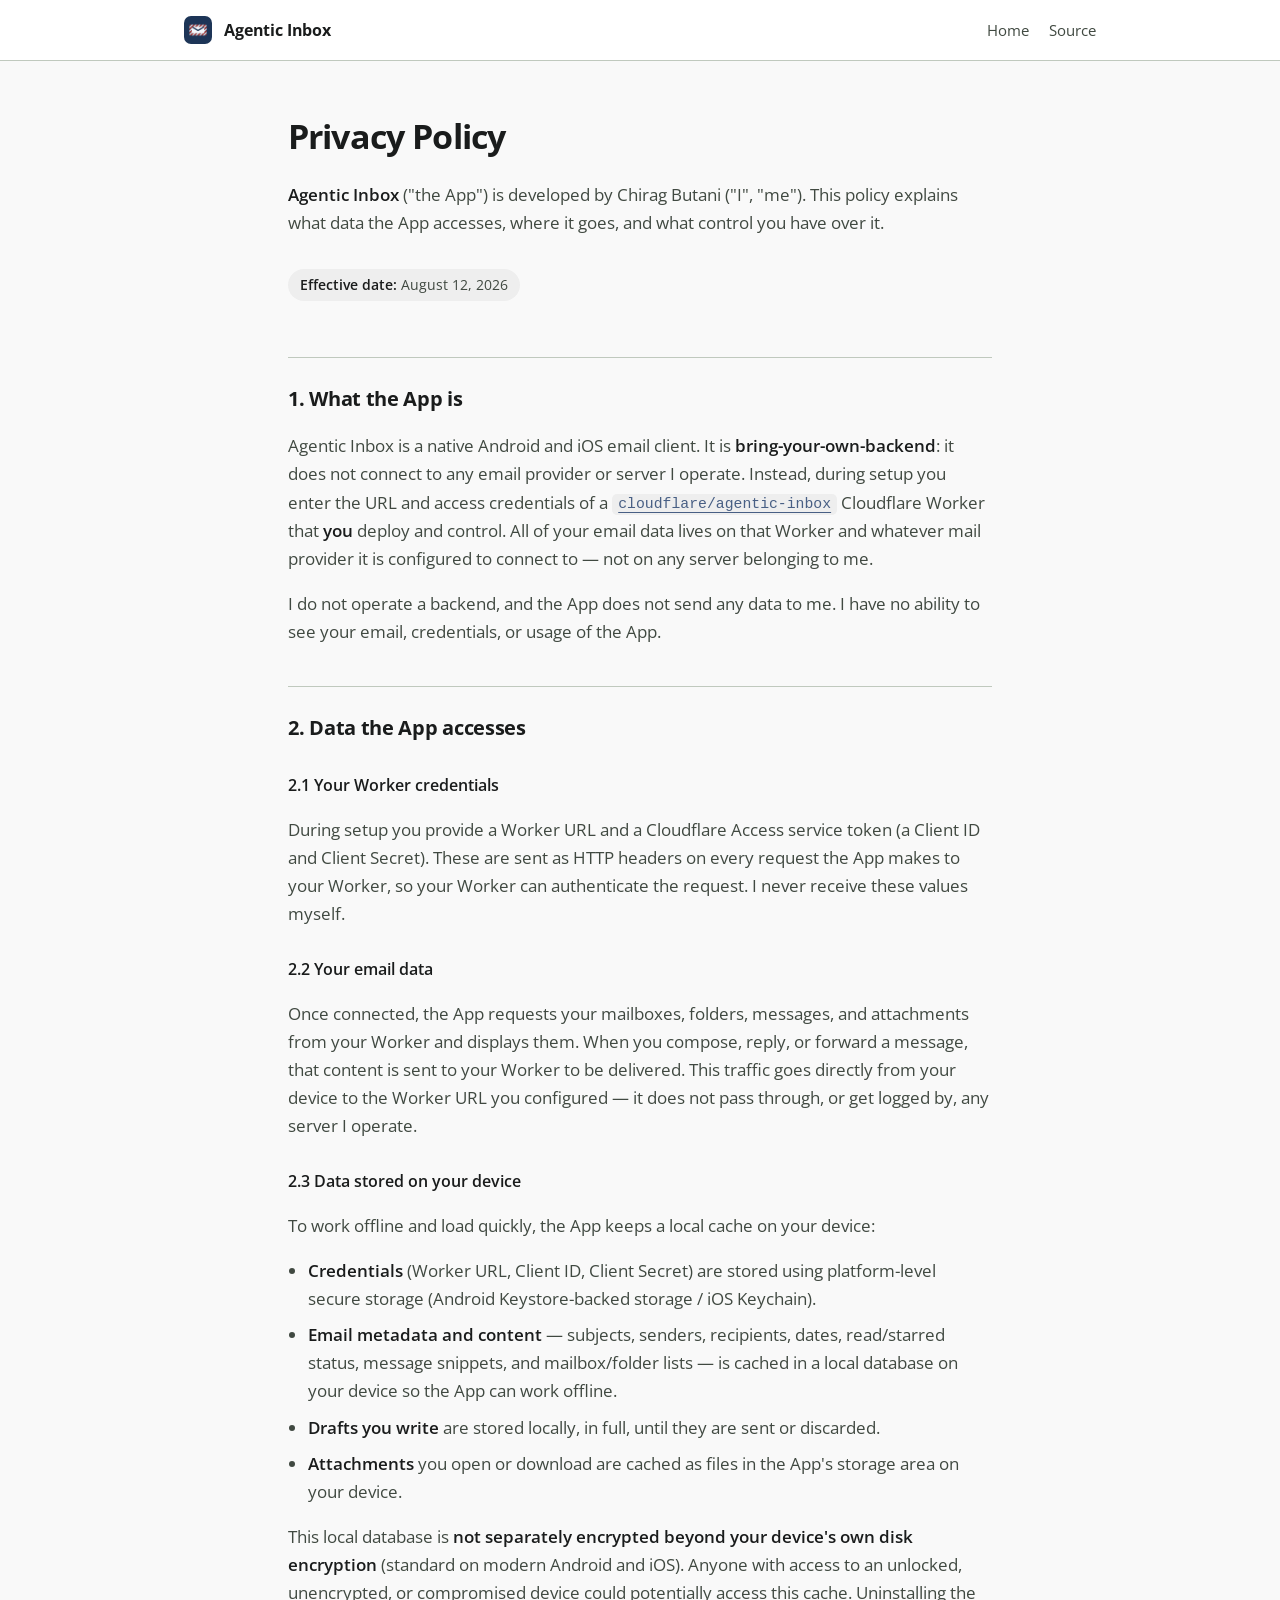
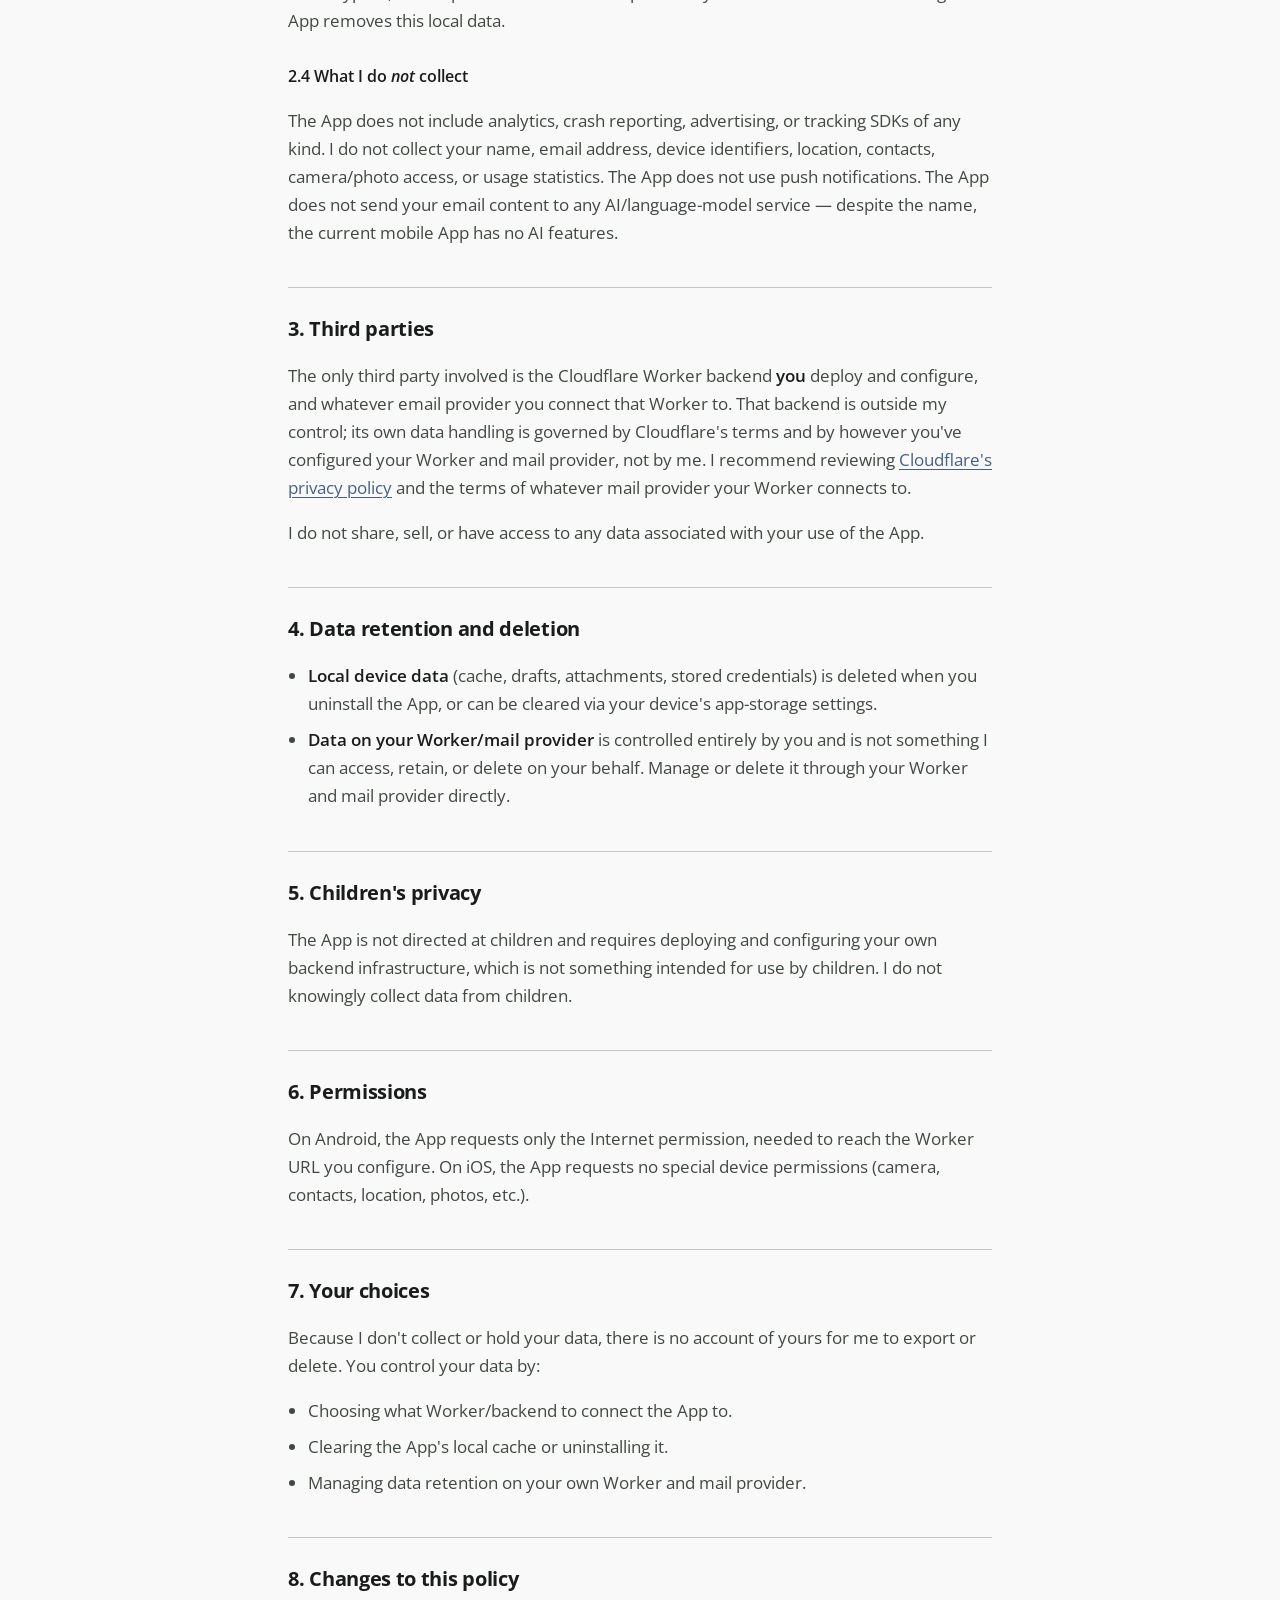
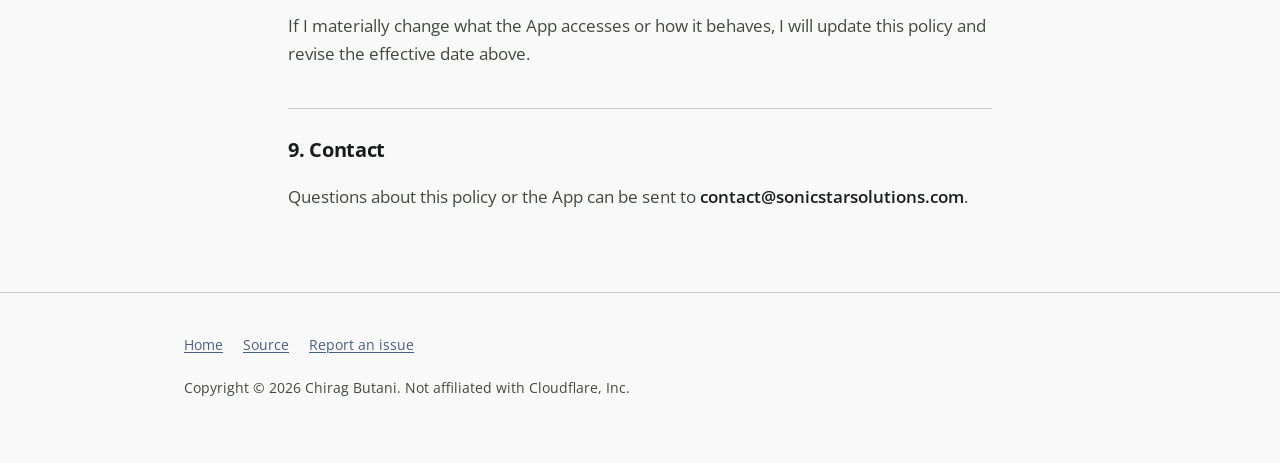
<file: docs/privacy.html>
<!doctype html>
<html lang="en">
<head>
<meta charset="utf-8">
<meta name="viewport" content="width=device-width, initial-scale=1">
<title>Privacy Policy — Agentic Inbox</title>
<meta name="description" content="Privacy policy for the Agentic Inbox mobile app. No analytics, no tracking, no backend I operate.">
<meta name="theme-color" content="#1D3557">
<link rel="icon" href="assets/icon.png">
<link rel="preconnect" href="https://fonts.googleapis.com">
<link rel="preconnect" href="https://fonts.gstatic.com" crossorigin>
<link rel="stylesheet" href="https://fonts.googleapis.com/css2?family=Open+Sans:wght@400;600;700&display=swap">
<link rel="stylesheet" href="site.css">
</head>
<body>

<header class="top">
  <div class="wrap">
    <img src="assets/icon.png" alt="">
    <strong>Agentic Inbox</strong>
    <nav>
      <a href="index.html">Home</a>
      <a href="https://github.com/cvbutani/agentic-inbox-mobile">Source</a>
    </nav>
  </div>
</header>

<main class="wrap prose">
<h1>Privacy Policy</h1>
<p><strong>Agentic Inbox</strong> ("the App") is developed by Chirag Butani ("I", "me"). This policy explains what data the App accesses, where it goes, and what control you have over it.</p>
<p class="effective"><strong>Effective date:</strong> August 12, 2026</p>
<h2>1. What the App is</h2>
<p>Agentic Inbox is a native Android and iOS email client. It is <strong>bring-your-own-backend</strong>: it does not connect to any email provider or server I operate. Instead, during setup you enter the URL and access credentials of a <a href="https://github.com/cloudflare/agentic-inbox"><code>cloudflare/agentic-inbox</code></a> Cloudflare Worker that <strong>you</strong> deploy and control. All of your email data lives on that Worker and whatever mail provider it is configured to connect to — not on any server belonging to me.</p>
<p>I do not operate a backend, and the App does not send any data to me. I have no ability to see your email, credentials, or usage of the App.</p>
<h2>2. Data the App accesses</h2>
<h3>2.1 Your Worker credentials</h3>
<p>During setup you provide a Worker URL and a Cloudflare Access service token (a Client ID and Client Secret). These are sent as HTTP headers on every request the App makes to your Worker, so your Worker can authenticate the request. I never receive these values myself.</p>
<h3>2.2 Your email data</h3>
<p>Once connected, the App requests your mailboxes, folders, messages, and attachments from your Worker and displays them. When you compose, reply, or forward a message, that content is sent to your Worker to be delivered. This traffic goes directly from your device to the Worker URL you configured — it does not pass through, or get logged by, any server I operate.</p>
<h3>2.3 Data stored on your device</h3>
<p>To work offline and load quickly, the App keeps a local cache on your device:</p>
<ul>
  <li><strong>Credentials</strong> (Worker URL, Client ID, Client Secret) are stored using platform-level secure storage (Android Keystore-backed storage / iOS Keychain).</li>
  <li><strong>Email metadata and content</strong> — subjects, senders, recipients, dates, read/starred status, message snippets, and mailbox/folder lists — is cached in a local database on your device so the App can work offline.</li>
  <li><strong>Drafts you write</strong> are stored locally, in full, until they are sent or discarded.</li>
  <li><strong>Attachments</strong> you open or download are cached as files in the App's storage area on your device.</li>
</ul>
<p>This local database is <strong>not separately encrypted beyond your device's own disk encryption</strong> (standard on modern Android and iOS). Anyone with access to an unlocked, unencrypted, or compromised device could potentially access this cache. Uninstalling the App removes this local data.</p>
<h3>2.4 What I do <em>not</em> collect</h3>
<p>The App does not include analytics, crash reporting, advertising, or tracking SDKs of any kind. I do not collect your name, email address, device identifiers, location, contacts, camera/photo access, or usage statistics. The App does not use push notifications. The App does not send your email content to any AI/language-model service — despite the name, the current mobile App has no AI features.</p>
<h2>3. Third parties</h2>
<p>The only third party involved is the Cloudflare Worker backend <strong>you</strong> deploy and configure, and whatever email provider you connect that Worker to. That backend is outside my control; its own data handling is governed by Cloudflare's terms and by however you've configured your Worker and mail provider, not by me. I recommend reviewing <a href="https://www.cloudflare.com/privacypolicy/">Cloudflare's privacy policy</a> and the terms of whatever mail provider your Worker connects to.</p>
<p>I do not share, sell, or have access to any data associated with your use of the App.</p>
<h2>4. Data retention and deletion</h2>
<ul>
  <li><strong>Local device data</strong> (cache, drafts, attachments, stored credentials) is deleted when you uninstall the App, or can be cleared via your device's app-storage settings.</li>
  <li><strong>Data on your Worker/mail provider</strong> is controlled entirely by you and is not something I can access, retain, or delete on your behalf. Manage or delete it through your Worker and mail provider directly.</li>
</ul>
<h2>5. Children's privacy</h2>
<p>The App is not directed at children and requires deploying and configuring your own backend infrastructure, which is not something intended for use by children. I do not knowingly collect data from children.</p>
<h2>6. Permissions</h2>
<p>On Android, the App requests only the Internet permission, needed to reach the Worker URL you configure. On iOS, the App requests no special device permissions (camera, contacts, location, photos, etc.).</p>
<h2>7. Your choices</h2>
<p>Because I don't collect or hold your data, there is no account of yours for me to export or delete. You control your data by:</p>
<ul>
  <li>Choosing what Worker/backend to connect the App to.</li>
  <li>Clearing the App's local cache or uninstalling it.</li>
  <li>Managing data retention on your own Worker and mail provider.</li>
</ul>
<h2>8. Changes to this policy</h2>
<p>If I materially change what the App accesses or how it behaves, I will update this policy and revise the effective date above.</p>
<h2>9. Contact</h2>
<p>Questions about this policy or the App can be sent to <strong>contact@sonicstarsolutions.com</strong>.</p>
</main>

<footer>
  <div class="wrap">
    <div class="links">
      <a href="index.html">Home</a>
      <a href="https://github.com/cvbutani/agentic-inbox-mobile">Source</a>
      <a href="https://github.com/cvbutani/agentic-inbox-mobile/issues">Report an issue</a>
    </div>
    <p>Copyright &copy; 2026 Chirag Butani. Not affiliated with Cloudflare, Inc.</p>
  </div>
</footer>

</body>
</html>
</file>
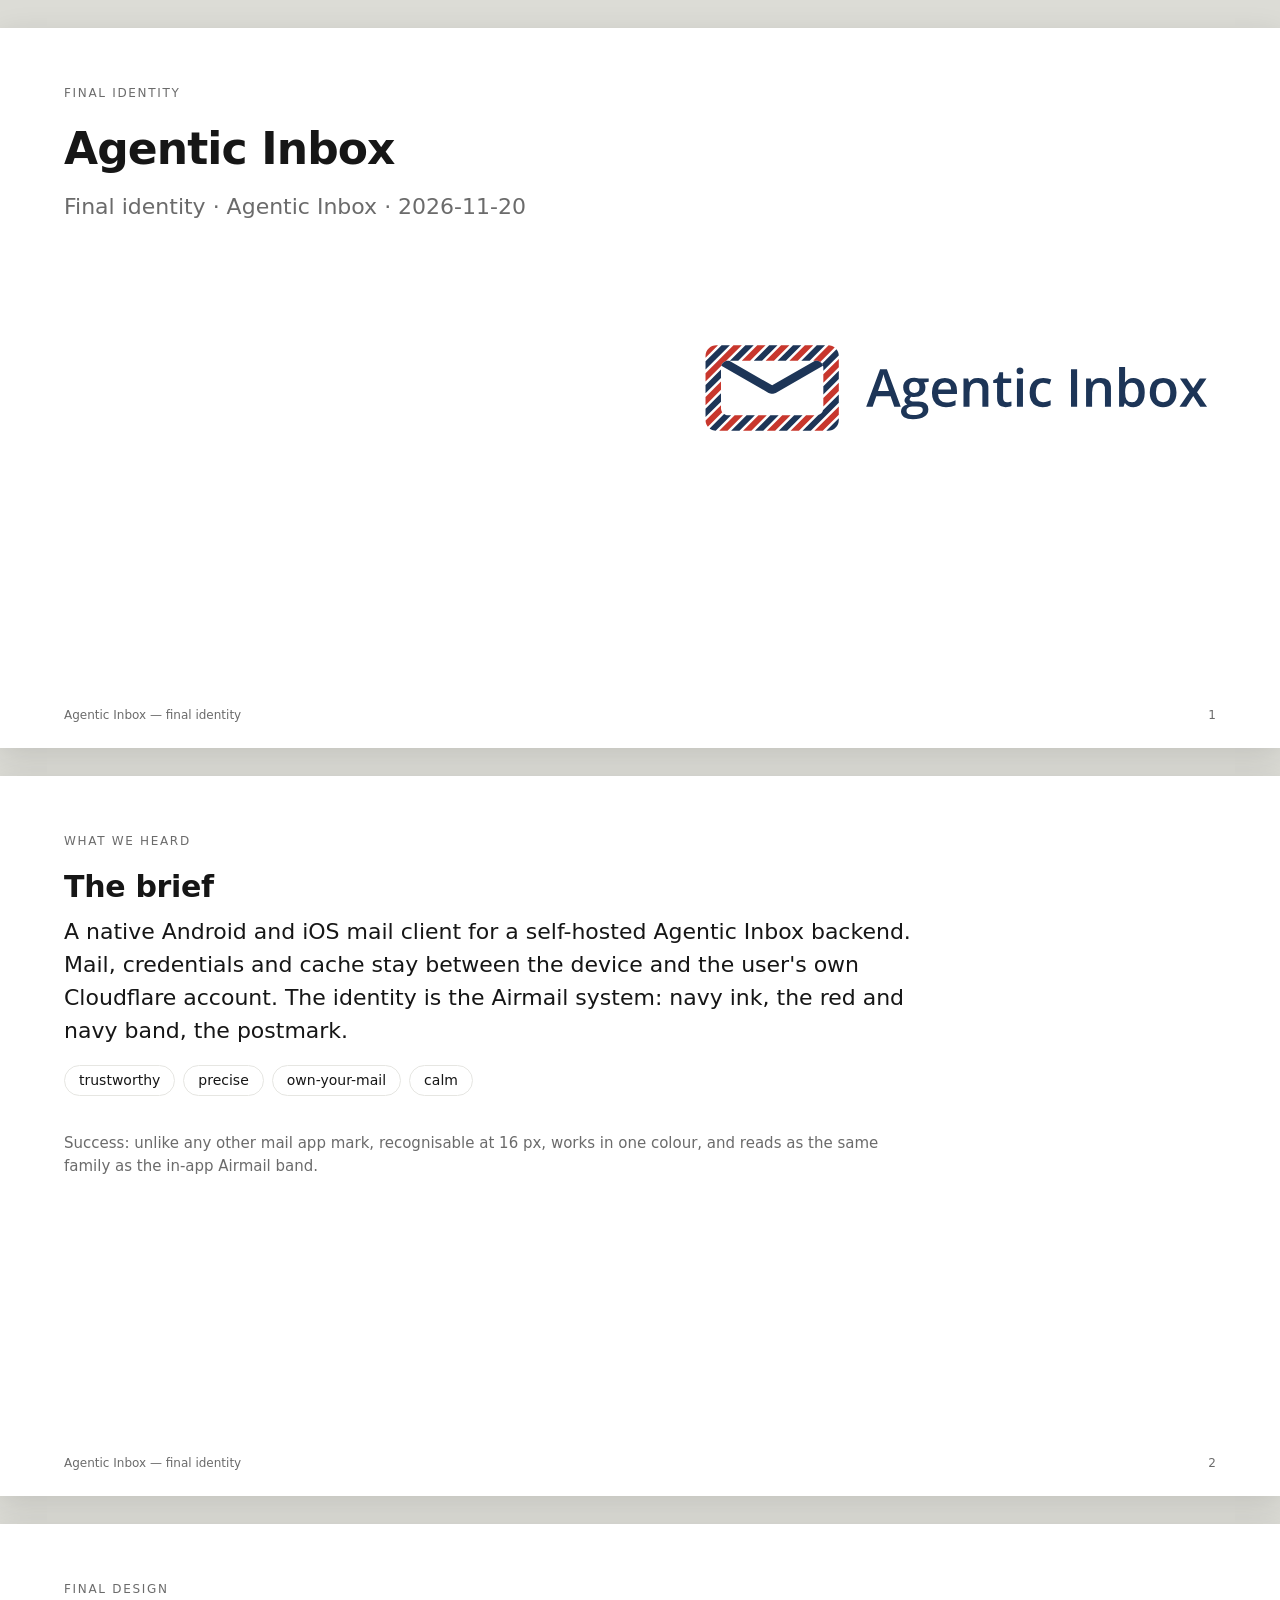
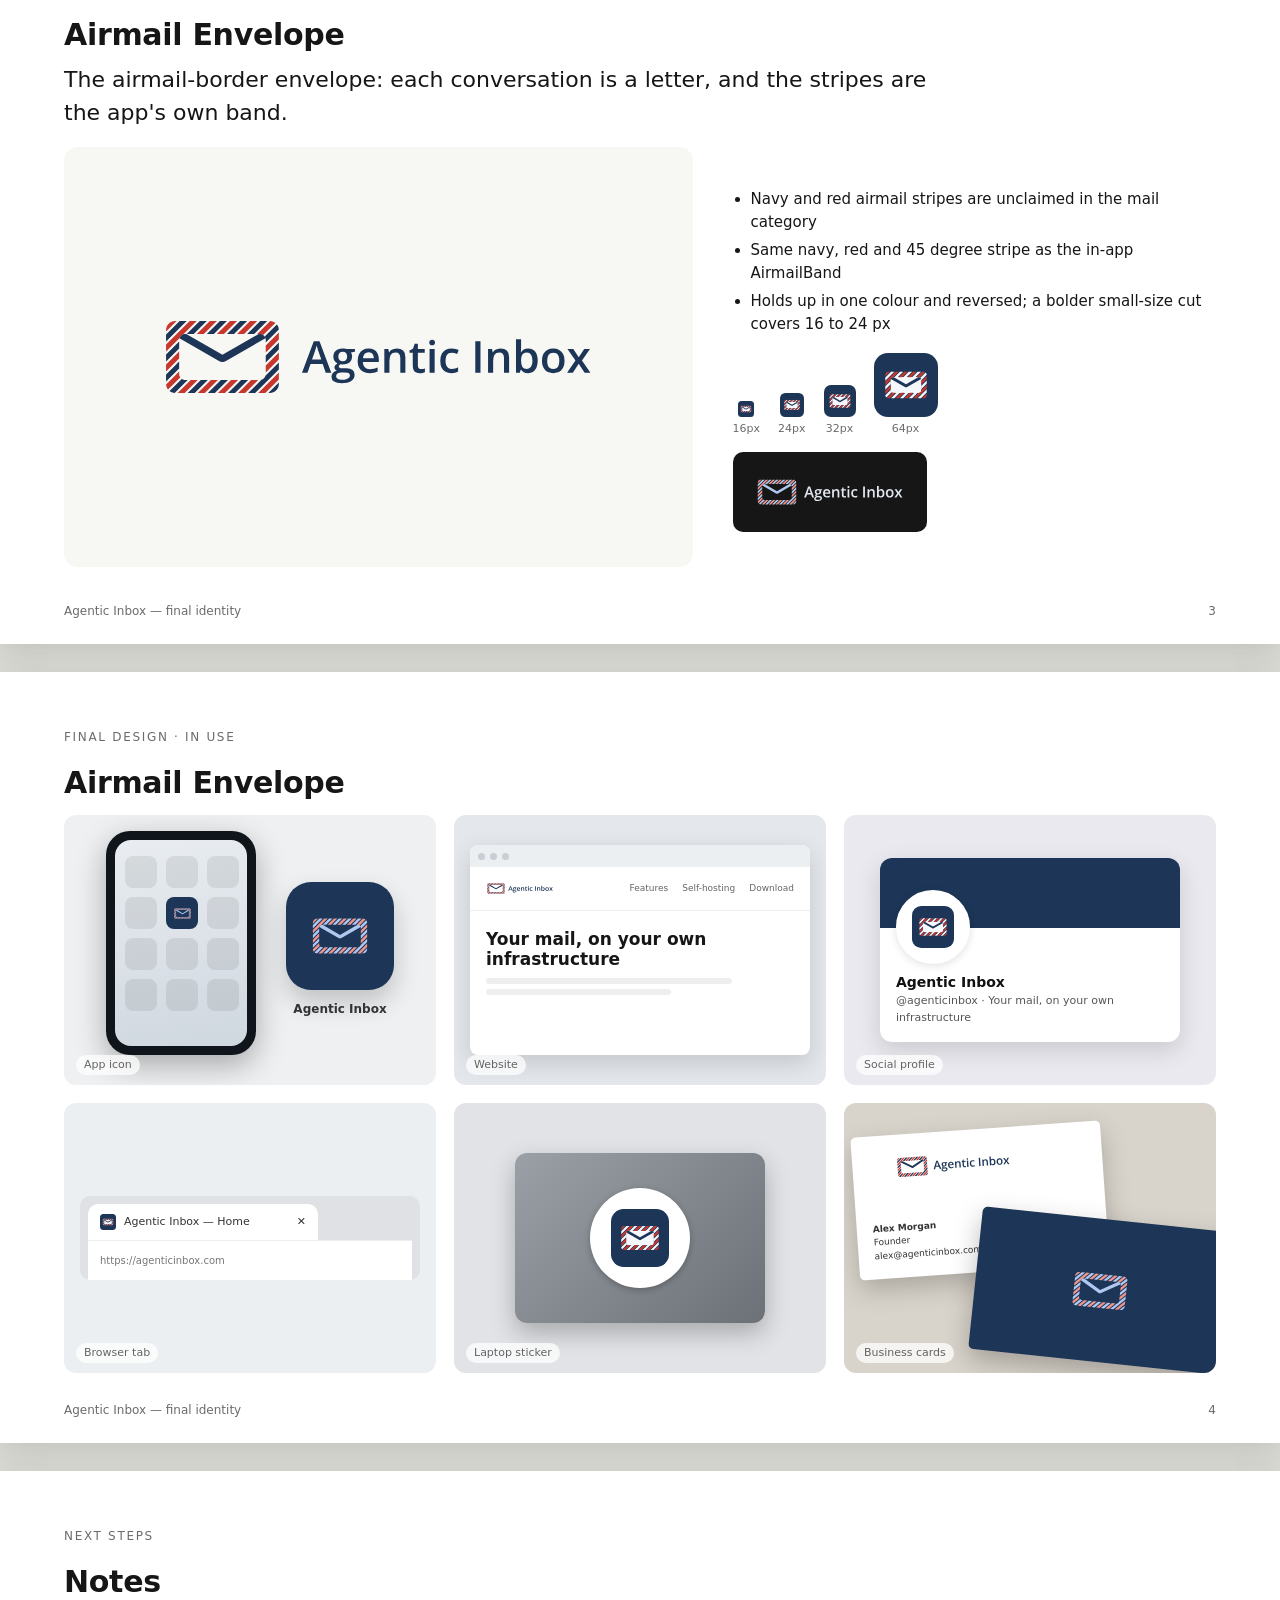
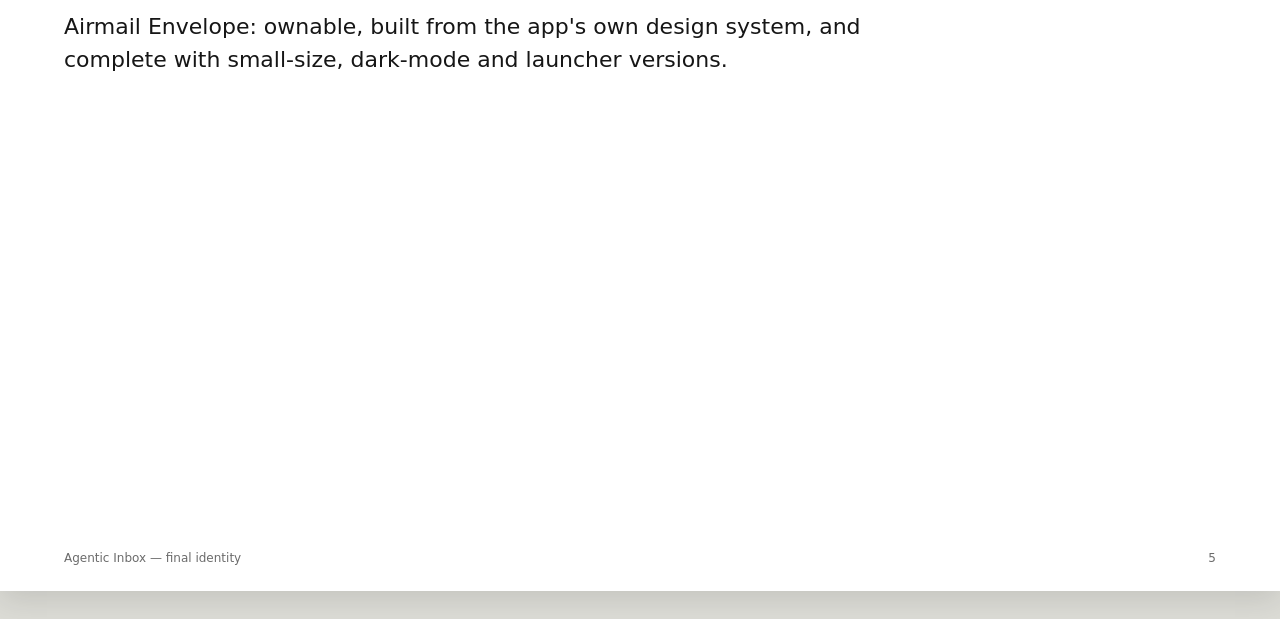
<file: design/logo/final/board/presentation.html>
<!doctype html><html lang='en'><head><meta charset='utf-8'><title>Agentic Inbox — final identity</title><style>
:root{--ink:#161616;--muted:#6b6b6b;--line:#e6e6e2;--paper:#f7f7f4}
*{box-sizing:border-box}body{margin:0;background:#dcdcd6;font:15px/1.5 system-ui,-apple-system,Segoe UI,sans-serif;color:var(--ink)}
.slide{width:1280px;min-height:720px;margin:28px auto;background:#fff;box-shadow:0 8px 30px rgba(0,0,0,.12);padding:56px 64px 70px;position:relative;overflow:hidden}
.slide h1{font-size:44px;margin:0 0 8px;letter-spacing:-.02em}.slide h2{font-size:30px;margin:0 0 6px;letter-spacing:-.01em}
.kicker{font-size:12px;letter-spacing:.14em;text-transform:uppercase;color:var(--muted);margin-bottom:14px}
.idea{font-size:22px;max-width:900px;margin:6px 0 18px}.muted{color:var(--muted)}
.foot{position:absolute;left:64px;right:64px;bottom:24px;display:flex;justify-content:space-between;font-size:12px;color:var(--muted)}
.hero{display:grid;grid-template-columns:1.3fr 1fr;gap:40px;align-items:center}
.stage{height:420px;background:var(--paper);border-radius:14px;display:flex;align-items:center;justify-content:center}
.stage img{max-width:70%;max-height:62%}
ul.rat{padding-left:18px;margin:0}ul.rat li{margin:6px 0}
.sizes{display:flex;gap:18px;align-items:flex-end;margin-top:18px}.sizes div{display:flex;flex-direction:column;align-items:center;gap:4px;font-size:11px;color:var(--muted)}
.rev{background:#161616;border-radius:10px;padding:18px 22px;display:inline-flex;margin-top:14px}
.mock{display:grid;grid-template-columns:repeat(3,1fr);gap:18px;margin-top:10px}
.m{height:270px;border-radius:12px;overflow:hidden;position:relative;display:flex;align-items:center;justify-content:center}
.m .lbl{position:absolute;left:12px;bottom:10px;font-size:11px;color:rgba(0,0,0,.6);background:rgba(255,255,255,.75);padding:2px 8px;border-radius:20px}
.bc{width:250px;height:143px;background:#fff;border-radius:5px;box-shadow:0 10px 26px rgba(0,0,0,.22);padding:16px;display:flex;flex-direction:column;justify-content:space-between;transform:translate(-50px,-38px) rotate(-4deg)}
.bc2{position:absolute;width:250px;height:143px;border-radius:5px;transform:translate(70px,52px) rotate(6deg);box-shadow:0 10px 26px rgba(0,0,0,.25);display:flex;align-items:center;justify-content:center}
.bc .t{font-size:9px;line-height:1.5;color:#333}
.phone{width:150px;height:224px;margin-bottom:14px;border-radius:24px;background:#10151c;padding:9px;box-shadow:0 10px 30px rgba(0,0,0,.3)}
.screen{width:100%;height:100%;border-radius:16px;background:linear-gradient(170deg,#e9edf1,#cfd7df);display:grid;grid-template-columns:repeat(3,1fr);gap:9px;padding:16px 10px;align-content:start}
.ai{width:32px;height:32px;border-radius:8px;background:rgba(0,0,0,.08);justify-self:center}
.bigapp{display:flex;flex-direction:column;align-items:center;gap:10px;font-size:12px;font-weight:600;color:#333;margin-left:30px}
.bigapp .bi{width:108px;height:108px;border-radius:25px;display:flex;align-items:center;justify-content:center;box-shadow:0 12px 26px rgba(0,0,0,.2)}
.web{width:340px;height:210px;background:#fff;border-radius:8px;box-shadow:0 8px 24px rgba(0,0,0,.15);overflow:hidden}
.web .bar{height:22px;background:#eceff2;display:flex;gap:5px;align-items:center;padding:0 8px}.web .bar i{width:7px;height:7px;border-radius:50%;background:#c9ced4}
.web .nav{height:44px;display:flex;align-items:center;padding:0 16px;gap:14px;font-size:9px;color:#666;border-bottom:1px solid #eee}
.web .hero2{padding:18px 16px}.web .hero2 b{display:block;font-size:17px;line-height:1.2;margin-bottom:8px}.web .hero2 span{display:block;height:6px;background:#eee;border-radius:3px;margin:5px 0;width:80%}
.sign{width:300px;height:190px;background:linear-gradient(#8c8f93,#6f7276);display:flex;flex-direction:column;align-items:center;padding-top:18px}
.sign .board{width:230px;height:74px;border-radius:6px;display:flex;align-items:center;justify-content:center;box-shadow:0 6px 16px rgba(0,0,0,.3)}
.sign .door{width:80px;height:80px;margin-top:18px;background:#3d4146;border-radius:3px 3px 0 0}
.tote{width:180px;height:210px;background:#efe7d8;border-radius:4px 4px 10px 10px;position:relative;display:flex;align-items:center;justify-content:center;box-shadow:0 8px 20px rgba(0,0,0,.15);margin-top:40px}
.tote:before{content:"";position:absolute;top:-46px;left:50%;transform:translateX(-50%);width:84px;height:70px;border:9px solid #e3d8c3;border-bottom:none;border-radius:50px 50px 0 0}
.social{width:300px;background:#fff;border-radius:12px;box-shadow:0 8px 24px rgba(0,0,0,.14);overflow:hidden}
.social .cover{height:70px}.social .av{width:74px;height:74px;border-radius:50%;background:#fff;border:4px solid #fff;margin:-38px 0 0 16px;display:flex;align-items:center;justify-content:center;box-shadow:0 2px 8px rgba(0,0,0,.12);overflow:hidden}
.social .meta{padding:8px 16px 16px;font-size:11px;color:#555}.social .meta b{font-size:14px;color:#111;display:block}
.cup{position:relative;width:150px;height:200px;margin-top:30px}
.cup .body{position:absolute;inset:0;background:#f4f1ea;clip-path:polygon(0 0,100% 0,86% 100%,14% 100%);display:flex;align-items:center;justify-content:center;box-shadow:inset -18px 0 24px rgba(0,0,0,.06)}
.cup .lid{position:absolute;left:-8px;right:-8px;top:-22px;height:24px;border-radius:8px 8px 3px 3px;background:#2b2b2b}
.cup .sleeve{position:absolute;left:6%;right:6%;top:36%;height:34%;clip-path:polygon(0 0,100% 0,96% 100%,4% 100%);display:flex;align-items:center;justify-content:center}
.bag{position:relative;width:170px;height:230px;background:#e9e2d6;border-radius:6px 6px 10px 10px;box-shadow:0 12px 26px rgba(0,0,0,.2);display:flex;flex-direction:column;align-items:center;padding-top:38px;gap:14px}
.bag:before{content:"";position:absolute;top:0;left:0;right:0;height:22px;background:repeating-linear-gradient(90deg,rgba(0,0,0,.08) 0 4px,transparent 4px 8px);border-radius:6px 6px 0 0}
.bag .label{width:118px;height:118px;border-radius:50%;background:#fff;display:flex;align-items:center;justify-content:center}
.bag .t{font-size:8px;letter-spacing:.14em;color:#555;text-transform:uppercase;padding:0 12px;text-align:center;line-height:1.4}
.sbag{position:relative;width:180px;height:210px;box-shadow:0 12px 26px rgba(0,0,0,.2);display:flex;align-items:center;justify-content:center;margin-top:30px}
.sbag:before{content:"";position:absolute;top:-40px;left:50%;transform:translateX(-50%);width:70px;height:56px;border:5px solid #333;border-bottom:none;border-radius:40px 40px 0 0}
.box{width:220px;height:150px;background:#f3efe6;box-shadow:14px 14px 0 rgba(0,0,0,.08),0 12px 26px rgba(0,0,0,.18);display:flex;align-items:center;justify-content:center;border-top:14px solid rgba(0,0,0,.06)}
.readme{width:360px;background:#0d1117;border-radius:8px;box-shadow:0 8px 24px rgba(0,0,0,.25);padding:18px 20px;color:#c9d1d9;font-size:10px}
.readme .rh{display:flex;align-items:center;gap:10px;border-bottom:1px solid #30363d;padding-bottom:12px;margin-bottom:10px}
.readme .badges{display:flex;gap:6px;margin:8px 0}.readme .badges i{display:block;width:54px;height:12px;border-radius:3px;background:#238636}.readme .badges i:nth-child(2){background:#1f6feb}.readme .badges i:nth-child(3){background:#6e7681}
.readme .ln{height:6px;background:#21262d;border-radius:3px;margin:6px 0}
.term{width:360px;background:#1e1e1e;border-radius:8px;box-shadow:0 8px 24px rgba(0,0,0,.3);overflow:hidden;font:10px/1.6 ui-monospace,Menlo,monospace;color:#d4d4d4}
.term .tb{height:22px;background:#2d2d2d;display:flex;gap:5px;align-items:center;padding:0 8px}.term .tb i{width:8px;height:8px;border-radius:50%;background:#555}
.term .tbody{padding:14px 16px;display:flex;gap:14px;align-items:center}
.sticker{width:250px;height:170px;background:linear-gradient(135deg,#9aa0a6,#6b7177);border-radius:12px;display:flex;align-items:center;justify-content:center;box-shadow:0 10px 24px rgba(0,0,0,.25)}
.sticker .s{width:100px;height:100px;border-radius:50%;background:#fff;display:flex;align-items:center;justify-content:center;box-shadow:0 2px 6px rgba(0,0,0,.25)}
.shirt{width:210px;height:220px;display:flex;align-items:center;justify-content:center;position:relative}
.shirt svg{position:absolute;inset:0}
.badge{width:170px;height:235px;background:#fff;border-radius:10px;box-shadow:0 10px 24px rgba(0,0,0,.2);display:flex;flex-direction:column;align-items:center;padding:20px 14px;gap:14px;position:relative;margin-top:30px}
.badge:before{content:"";position:absolute;top:-60px;left:50%;width:22px;height:62px;transform:translateX(-50%)}
.badge .hole{width:40px;height:8px;border-radius:4px;background:#ddd}.badge .nm{font-size:15px;font-weight:600}.badge .rl{font-size:10px;color:#777}
.pcard{position:relative;width:300px;height:189px;border-radius:14px;box-shadow:0 14px 30px rgba(0,0,0,.28);font:600 12px ui-monospace,Menlo,monospace}
.pcard .chip{position:absolute;left:22px;top:76px;width:40px;height:30px;border-radius:6px;background:linear-gradient(135deg,#e9d8a6,#c9a95c)}
.pcard .num{position:absolute;left:22px;top:122px;letter-spacing:.12em;font-size:14px}
.pcard .holder{position:absolute;left:22px;bottom:18px;font-size:10px;letter-spacing:.14em;opacity:.85}
.pcard .brandline{position:absolute;right:20px;bottom:16px;font:700 13px system-ui,sans-serif;opacity:.9}
.tabbar{width:340px;background:#dfe1e5;border-radius:10px;padding:8px 8px 0}
.tab{width:230px;height:36px;background:#fff;border-radius:10px 10px 0 0;display:flex;align-items:center;gap:8px;padding:0 12px;font-size:11px;color:#333}
.addr{height:40px;background:#fff;display:flex;align-items:center;padding:0 12px;font-size:10px;color:#777;border-top:1px solid #eee}
.cmp{display:grid;gap:22px;margin-top:20px}.cmp .c{background:var(--paper);border-radius:12px;padding:22px;display:flex;flex-direction:column;align-items:center;gap:12px}
.cmp img{max-height:120px;max-width:80%}
img.g{filter:grayscale(1)}img.w{filter:brightness(0) invert(1)}img.k{filter:brightness(0)}
.adj span{display:inline-block;border:1px solid var(--line);border-radius:20px;padding:4px 14px;margin:0 8px 8px 0;font-size:14px}
</style></head><body><section class="slide"><div class="kicker">Final identity</div>
<h1>Agentic Inbox</h1><p class="idea muted">Final identity · Agentic Inbox · 2026-11-20</p>
<div style="position:absolute;right:64px;top:50%;transform:translateY(-50%);width:520px;height:300px;display:flex;align-items:center;justify-content:center"><img class="" src="[data-uri]" style="max-width:100%;max-height:100%"></div><p class="muted" style="max-width:720px;margin-top:120px"></p><div class="foot"><span>Agentic Inbox — final identity</span><span>1</span></div></section><section class="slide"><div class="kicker">What we heard</div><h2>The brief</h2>
<p class="idea">A native Android and iOS mail client for a self-hosted Agentic Inbox backend. Mail, credentials and cache stay between the device and the user&#x27;s own Cloudflare account. The identity is the Airmail system: navy ink, the red and navy band, the postmark.</p><div class="adj"><span>trustworthy</span><span>precise</span><span>own-your-mail</span><span>calm</span></div>
<p class="muted" style="margin-top:28px;max-width:860px">Success: unlike any other mail app mark, recognisable at 16 px, works in one colour, and reads as the same family as the in-app Airmail band.</p><div class="foot"><span>Agentic Inbox — final identity</span><span>2</span></div></section><section class="slide"><div class="kicker">Final design</div><h2>Airmail Envelope</h2>
<p class="idea">The airmail-border envelope: each conversation is a letter, and the stripes are the app&#x27;s own band.</p>
<div class="hero"><div class="stage"><img class="" src="[data-uri]"></div>
<div><ul class="rat"><li>Navy and red airmail stripes are unclaimed in the mail category</li><li>Same navy, red and 45 degree stripe as the in-app AirmailBand</li><li>Holds up in one colour and reversed; a bolder small-size cut covers 16 to 24 px</li></ul><div class="sizes"><div><img class="" src="[data-uri]" style="height:16px">16px</div><div><img class="" src="[data-uri]" style="height:24px">24px</div><div><img class="" src="[data-uri]" style="height:32px">32px</div><div><img class="" src="[data-uri]" style="height:64px">64px</div></div><div class="rev"><img class="" src="[data-uri]" style="max-height:44px;max-width:300px"></div></div></div>
<div class="foot"><span>Agentic Inbox — final identity</span><span>3</span></div></section><section class="slide"><div class="kicker">Final design · in use</div><h2>Airmail Envelope</h2>
<div class="mock"><div class="m" style="background:#eef0f2"><div class="phone"><div class="screen"><div class="ai"></div><div class="ai"></div><div class="ai"></div><div class="ai"></div><div class="ai" style="background:#1D3557;display:flex;align-items:center;justify-content:center"><img class="" src="[data-uri]" style="max-height:19px;max-width:21px"></div><div class="ai"></div><div class="ai"></div><div class="ai"></div><div class="ai"></div><div class="ai"></div><div class="ai"></div><div class="ai"></div></div></div><div class="bigapp"><div class="bi" style="background:#1D3557"><img class="" src="[data-uri]" style="max-height:62px;max-width:70px"></div>Agentic Inbox</div><span class="lbl">App icon</span></div><div class="m" style="background:#e4e8ec"><div class="web"><div class="bar"><i></i><i></i><i></i></div><div class="nav"><img class="" src="[data-uri]" style="max-height:20px;max-width:110px"><span style="flex:1"></span><span>Features</span><span>Self-hosting</span><span>Download</span></div><div class="hero2"><b>Your mail, on your own infrastructure</b><span></span><span style="width:60%"></span></div></div><span class="lbl">Website</span></div><div class="m" style="background:#e9e9ef"><div class="social"><div class="cover" style="background:#1D3557"></div><div class="av"><img class="" src="[data-uri]" style="max-height:42px;max-width:50px"></div><div class="meta"><b>Agentic Inbox</b>@agenticinbox · Your mail, on your own infrastructure</div></div><span class="lbl">Social profile</span></div><div class="m" style="background:#eceff1"><div class="tabbar"><div class="tab"><img class="" src="[data-uri]" style="width:16px;height:16px;object-fit:contain">Agentic Inbox — Home<span style="margin-left:auto">✕</span></div><div class="addr">https://agenticinbox.com</div></div><span class="lbl">Browser tab</span></div><div class="m" style="background:#e1e3e6"><div class="sticker"><div class="s"><img class="" src="[data-uri]" style="max-height:58px;max-width:66px"></div></div><span class="lbl">Laptop sticker</span></div><div class="m" style="background:#d9d4cb"><div class="bc"><img class="" src="[data-uri]" style="max-height:34px;max-width:170px"><div class="t"><b>Alex Morgan</b><br>Founder<br>alex@agenticinbox.com</div></div><div class="bc2" style="background:#1D3557"><img class="" src="[data-uri]" style="max-height:60px;max-width:120px"></div><span class="lbl">Business cards</span></div></div><div class="foot"><span>Agentic Inbox — final identity</span><span>4</span></div></section><section class="slide"><div class="kicker">Next steps</div><h2>Notes</h2>
<p class="idea">Airmail Envelope: ownable, built from the app&#x27;s own design system, and complete with small-size, dark-mode and launcher versions.</p>
<ul class="rat" style="margin-top:30px"></ul><div class="foot"><span>Agentic Inbox — final identity</span><span>5</span></div></section></body></html>
</file>
<file: docs/site.css>
/* Palette lifted from the app's Material 3 tokens (sharedUI/.../theme/Color.kt) */
:root {
  --primary: #485F84;
  --on-primary: #FFFFFF;
  --primary-container: #D5E3FF;
  --on-primary-container: #30476A;
  --secondary: #2B6485;
  --tertiary-container: #B9ECEE;
  --on-tertiary-container: #1A4E50;
  --bg: #F9F9F9;
  --surface: #FFFFFF;
  --surface-container: #EEEEEE;
  --on-surface: #1A1C1C;
  --on-surface-variant: #404941;
  --outline: #717970;
  --outline-variant: #C0C9BE;
  --shadow: 0 1px 2px rgba(26, 28, 28, .06), 0 8px 24px rgba(26, 28, 28, .06);
}
@media (prefers-color-scheme: dark) {
  :root {
    --primary: #B0C7F1;
    --on-primary: #183153;
    --primary-container: #30476A;
    --on-primary-container: #D5E3FF;
    --secondary: #98CDF2;
    --tertiary-container: #1A4E50;
    --on-tertiary-container: #B9ECEE;
    --bg: #121414;
    --surface: #1A1C1C;
    --surface-container: #1E2020;
    --on-surface: #E2E2E2;
    --on-surface-variant: #C0C9BE;
    --outline: #8A9389;
    --outline-variant: #404941;
    --shadow: 0 1px 2px rgba(0, 0, 0, .3), 0 8px 24px rgba(0, 0, 0, .35);
  }
}

*, *::before, *::after { box-sizing: border-box; }
html { -webkit-text-size-adjust: 100%; }
body {
  margin: 0;
  background: var(--bg);
  color: var(--on-surface);
  font-family: "Open Sans", -apple-system, BlinkMacSystemFont, "Segoe UI", Roboto, sans-serif;
  font-size: 17px;
  line-height: 1.65;
  -webkit-font-smoothing: antialiased;
}
.wrap { max-width: 60rem; margin: 0 auto; padding: 0 1.5rem; }
a { color: var(--primary); text-decoration-thickness: 1px; text-underline-offset: .15em; }
a:hover { text-decoration-thickness: 2px; }

/* ---- header ---- */
.top {
  border-bottom: 1px solid var(--outline-variant);
  background: var(--surface);
  position: sticky; top: 0; z-index: 10;
}
.top .wrap { display: flex; align-items: center; gap: .75rem; min-height: 60px; }
.top img { width: 28px; height: 28px; border-radius: 7px; }
.top strong { font-size: 1rem; letter-spacing: -.01em; }
.top nav { margin-left: auto; display: flex; gap: 1.25rem; font-size: .92rem; }
.top nav a { color: var(--on-surface-variant); text-decoration: none; }
.top nav a:hover { color: var(--primary); text-decoration: underline; }

/* ---- hero ---- */
.hero { padding: 4.5rem 0 3.5rem; text-align: center; }
.hero img.icon {
  width: 104px; height: 104px; border-radius: 24px;
  box-shadow: var(--shadow); margin-bottom: 1.75rem;
}
.hero h1 {
  font-size: clamp(2.1rem, 6vw, 3.1rem); line-height: 1.1;
  letter-spacing: -.025em; margin: 0 0 1rem; font-weight: 700;
}
.hero p.lede {
  font-size: clamp(1.05rem, 2.4vw, 1.22rem); color: var(--on-surface-variant);
  max-width: 34rem; margin: 0 auto 2.25rem;
}
.badges { display: flex; gap: .75rem; justify-content: center; align-items: center; flex-wrap: wrap; }
.badges img { display: block; }
.ghlink {
  display: inline-flex; align-items: center; gap: .5rem;
  margin-top: 1.75rem; font-size: .95rem; color: var(--on-surface-variant);
  text-decoration: none; border: 1px solid var(--outline-variant);
  padding: .6rem 1.1rem; border-radius: 999px; background: var(--surface);
  min-height: 48px; box-sizing: border-box;
}
.ghlink:hover { border-color: var(--primary); color: var(--primary); }
.ghlink svg { width: 18px; height: 18px; fill: currentColor; }

/* ---- callout ---- */
.callout {
  background: var(--tertiary-container); color: var(--on-tertiary-container);
  border-radius: 16px; padding: 1.5rem 1.75rem; margin: 1rem 0 4rem;
}
.callout h2 { margin: 0 0 .5rem; font-size: 1.1rem; letter-spacing: -.01em; }
.callout p { margin: 0; font-size: .98rem; }
.callout a { color: inherit; }

/* ---- sections ---- */
section { padding: 0 0 4rem; }
section > h2 {
  font-size: 1.55rem; letter-spacing: -.02em; margin: 0 0 .4rem; font-weight: 700;
}
section > p.sub { color: var(--on-surface-variant); margin: 0 0 2rem; font-size: 1rem; }

.grid { display: grid; gap: 1rem; grid-template-columns: repeat(auto-fit, minmax(15rem, 1fr)); }
.card {
  background: var(--surface); border: 1px solid var(--outline-variant);
  border-radius: 14px; padding: 1.35rem 1.4rem;
}
.card h3 { margin: 0 0 .4rem; font-size: 1rem; font-weight: 600; letter-spacing: -.01em; }
.card p { margin: 0; font-size: .93rem; color: var(--on-surface-variant); line-height: 1.6; }

/* ---- steps ---- */
ol.steps { counter-reset: s; list-style: none; padding: 0; margin: 0; }
ol.steps li {
  counter-increment: s; position: relative;
  padding: 0 0 1.6rem 3.5rem; /* 56px text edge, echoing the app's 72dp grid */
}
ol.steps li::before {
  content: counter(s); position: absolute; left: 0; top: -1px;
  width: 2.25rem; height: 2.25rem; border-radius: 50%;
  background: var(--primary-container); color: var(--on-primary-container);
  display: grid; place-items: center; font-size: .9rem; font-weight: 700;
}
ol.steps li:last-child { padding-bottom: 0; }
ol.steps h3 { margin: .3rem 0 .3rem; font-size: 1.02rem; font-weight: 600; }
ol.steps p { margin: 0; color: var(--on-surface-variant); font-size: .95rem; }
code {
  font-family: ui-monospace, SFMono-Regular, "SF Mono", Menlo, Consolas, monospace;
  font-size: .87em; background: var(--surface-container);
  padding: .15em .42em; border-radius: 5px;
}

/* ---- stack strip ---- */
.stack { display: flex; flex-wrap: wrap; gap: .5rem; }
.stack span {
  font-size: .85rem; padding: .35rem .8rem; border-radius: 999px;
  background: var(--surface-container); color: var(--on-surface-variant);
}

/* ---- footer ---- */
footer {
  border-top: 1px solid var(--outline-variant); padding: 2.5rem 0 3.5rem;
  font-size: .88rem; color: var(--on-surface-variant);
}
footer p { margin: 0 0 .5rem; }
footer .links { display: flex; gap: 1.25rem; flex-wrap: wrap; margin-bottom: 1.25rem; }

/* ---- prose (privacy page) ---- */
.prose { padding: 3rem 0 4rem; max-width: 44rem; }
.prose h1 { font-size: 2.1rem; letter-spacing: -.025em; margin: 0 0 .5rem; }
.prose h2 {
  font-size: 1.25rem; letter-spacing: -.015em; margin: 2.5rem 0 .75rem;
  padding-top: 1.5rem; border-top: 1px solid var(--outline-variant);
}
.prose h3 { font-size: 1.02rem; margin: 1.75rem 0 .5rem; font-weight: 600; }
.prose p, .prose li { color: var(--on-surface-variant); }
.prose strong { color: var(--on-surface); font-weight: 600; }
.prose ul { padding-left: 1.25rem; }
.prose li { margin-bottom: .5rem; }
.prose .effective {
  display: inline-block; font-size: .88rem; padding: .3rem .75rem;
  background: var(--surface-container); border-radius: 999px; margin-bottom: 1rem;
}

/* ---- narrow screens ---- */
@media (max-width: 30rem) {
  .wrap { padding: 0 1.15rem; }
  .top nav { gap: .9rem; font-size: .88rem; }
  /* In-page anchors are reachable by scrolling; keep only the two links that
     leave the page so the header never overflows and forces a sideways scroll. */
  .top nav a[href^="#"] { display: none; }
  .hero { padding: 3rem 0 2.5rem; }
  .callout { padding: 1.25rem 1.35rem; }
  ol.steps li { padding-left: 3rem; }
}
</file>
